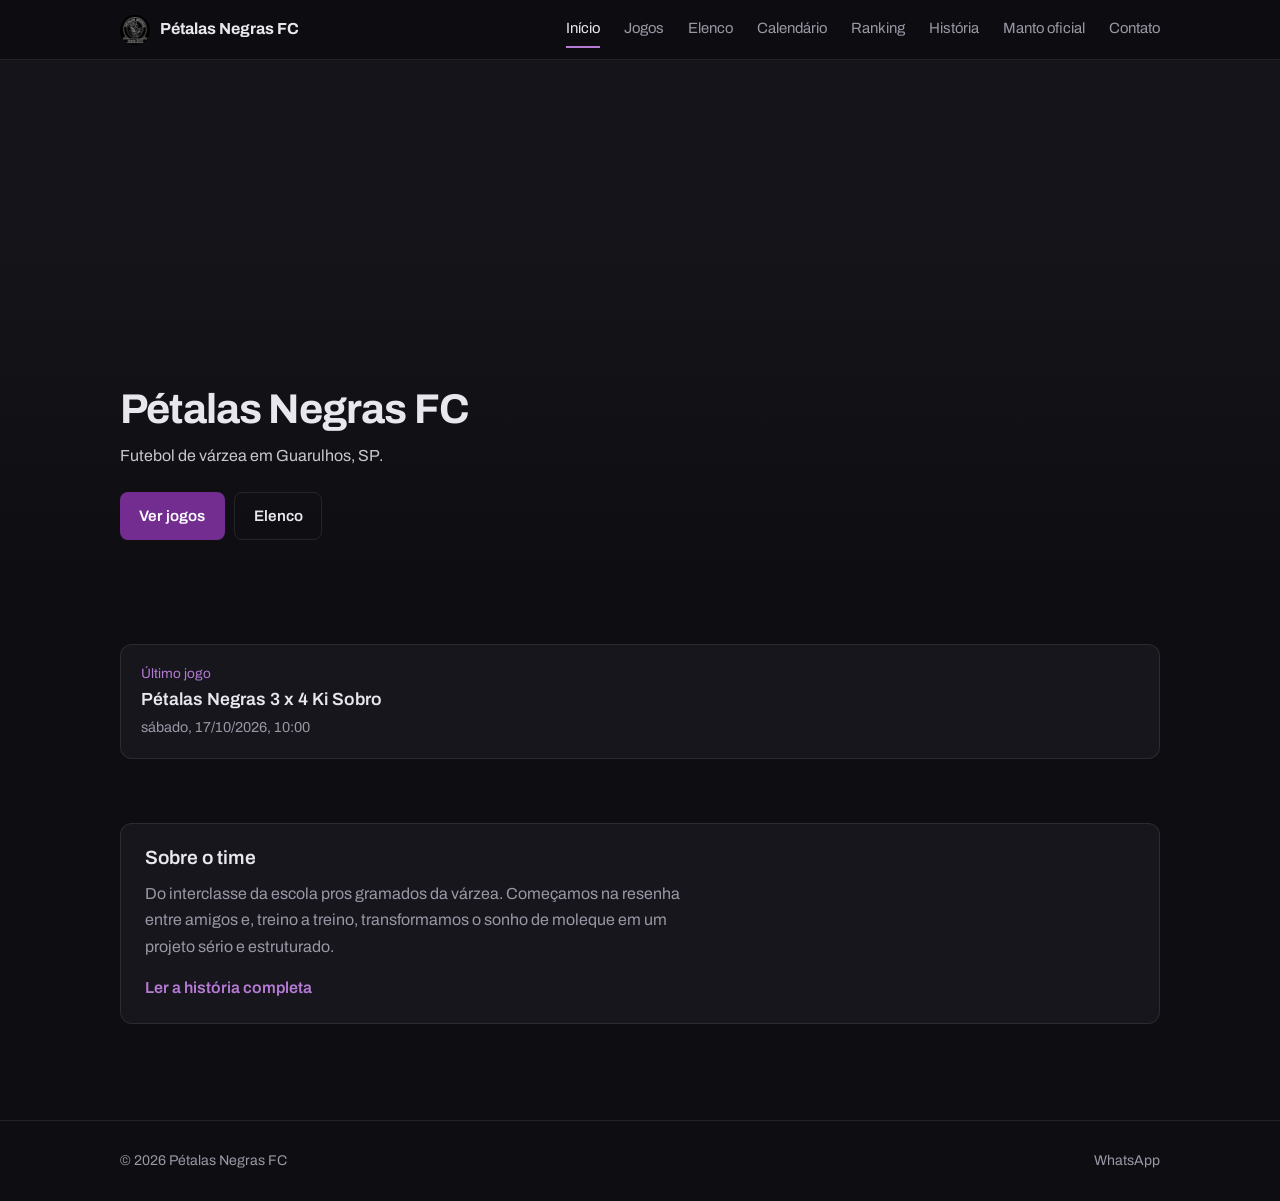
<file: index.html>
<!DOCTYPE html>
<html lang="pt-BR">
<head>
  <meta charset="UTF-8">
  <meta name="viewport" content="width=device-width, initial-scale=1.0">
  <title>Pétalas Negras FC</title>
  <meta name="description" content="Site do Pétalas Negras FC: jogos, elenco, história e manto oficial.">
  <link rel="icon" type="image/jpeg" href="imagens/logo.jpeg">
  <link rel="preconnect" href="https://fonts.googleapis.com">
  <link rel="preconnect" href="https://fonts.gstatic.com" crossorigin>
  <link href="https://fonts.googleapis.com/css2?family=Archivo:wght@400;600;700&display=swap" rel="stylesheet">
  <link rel="stylesheet" href="css/estilo.css">
</head>
<body>
  <header class="site-header">
    <div class="container">
      <a class="marca" href="index.html">
        <img src="imagens/logo.jpeg" alt="" width="30" height="30" onerror="this.style.display='none'">
        Pétalas Negras FC
      </a>
      <button class="menu-botao" id="menuBotao" type="button" aria-label="Abrir menu" aria-expanded="false" aria-controls="menu">
        <svg viewBox="0 0 24 24" aria-hidden="true"><path d="M4 7h16M4 12h16M4 17h16"/></svg>
      </button>
      <nav class="menu" id="menu" aria-label="Principal">
        <ul>
          <li><a href="index.html" aria-current="page">Início</a></li>
          <li><a href="jogos.html">Jogos</a></li>
          <li><a href="elenco.html">Elenco</a></li>
          <li><a href="calendario.html">Calendário</a></li>
          <li><a href="ranking.html">Ranking</a></li>
          <li><a href="historia.html">História</a></li>
          <li><a href="loja.html">Manto oficial</a></li>
          <li><a href="contato.html">Contato</a></li>
        </ul>
      </nav>
    </div>
  </header>

  <main>
    <section class="hero">
      <div class="hero-fotos" aria-hidden="true">
        <img src="imagens/carrossel/time.jpeg" alt="" onerror="this.style.display='none'">
        <img src="imagens/carrossel/aquecimento.jpeg" alt="" onerror="this.style.display='none'">
        <img src="imagens/carrossel/entrada.jpeg" alt="" onerror="this.style.display='none'">
      </div>
      <div class="container">
        <h1>Pétalas Negras FC</h1>
        <p>Futebol de várzea em Guarulhos, SP.</p>
        <div class="hero-acoes">
          <a class="btn btn-roxo" href="jogos.html">Ver jogos</a>
          <a class="btn btn-contorno" href="elenco.html">Elenco</a>
        </div>
      </div>
    </section>

    <section class="secao" style="padding-bottom:0">
      <div class="container">
        <!-- PROXIMO:INICIO -->
        <a class="destaque-jogo" href="jogo.html?id=2026-10-17-ki-sobro">
          <span class="rotulo">Último jogo</span>
          <strong>Pétalas Negras 3 x 4 Ki Sobro</strong>
          <span class="detalhe">sábado, 17/10/2026, 10:00</span>
        </a>
        <!-- PROXIMO:FIM -->
      </div>
    </section>

    <section class="secao sobre">
      <div class="container">
        <div class="caixa">
          <h2>Sobre o time</h2>
          <p>Do interclasse da escola pros gramados da várzea. Começamos na resenha entre amigos e, treino a treino, transformamos o sonho de moleque em um projeto sério e estruturado.</p>
          <a href="historia.html">Ler a história completa</a>
        </div>
      </div>
    </section>
  </main>

  <footer class="site-footer">
    <div class="container">
      <span>&copy; 2026 Pétalas Negras FC</span>
      <a href="https://wa.me/5511977890581" target="_blank" rel="noopener">WhatsApp</a>
    </div>
  </footer>

  <script src="js/menu.js"></script>
</body>
</html>
</file>
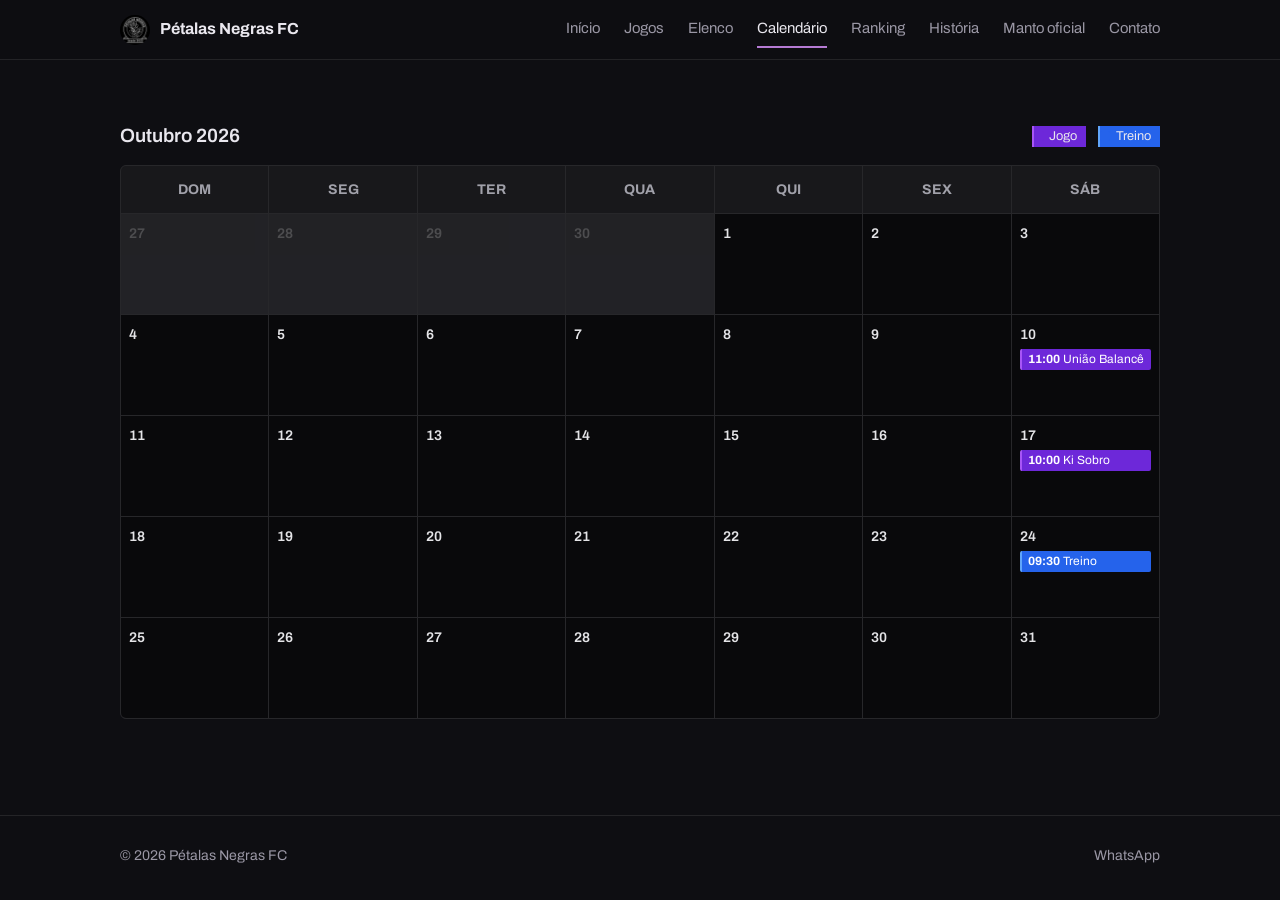
<file: calendario.html>
<!DOCTYPE html>
<html lang="pt-BR">
<head>
  <meta charset="UTF-8">
  <meta name="viewport" content="width=device-width, initial-scale=1.0">
  <title>Calendário - Pétalas Negras FC</title>
  <meta name="description" content="Calendário mensal de jogos e treinos do Pétalas Negras FC.">
  <link rel="icon" type="image/jpeg" href="imagens/logo.jpeg">
  <link rel="preconnect" href="https://fonts.googleapis.com">
  <link rel="preconnect" href="https://fonts.gstatic.com" crossorigin>
  <link href="https://fonts.googleapis.com/css2?family=Archivo:wght@400;600;700&display=swap" rel="stylesheet">
  <link rel="stylesheet" href="css/estilo.css">
</head>
<body>
  <header class="site-header">
    <div class="container">
      <a class="marca" href="index.html">
        <img src="imagens/logo.jpeg" alt="" width="30" height="30" onerror="this.style.display='none'">
        Pétalas Negras FC
      </a>
      <button class="menu-botao" id="menuBotao" type="button" aria-label="Abrir menu" aria-expanded="false" aria-controls="menu">
        <svg viewBox="0 0 24 24" aria-hidden="true"><path d="M4 7h16M4 12h16M4 17h16"/></svg>
      </button>
      <nav class="menu" id="menu" aria-label="Principal">
        <ul>
          <li><a href="index.html">Início</a></li>
          <li><a href="jogos.html">Jogos</a></li>
          <li><a href="elenco.html">Elenco</a></li>
          <li><a href="calendario.html" aria-current="page">Calendário</a></li>
          <li><a href="ranking.html">Ranking</a></li>
          <li><a href="historia.html">História</a></li>
          <li><a href="loja.html">Manto oficial</a></li>
          <li><a href="contato.html">Contato</a></li>
        </ul>
      </nav>
    </div>
  </header>

  <main>
    <section class="secao">
      <div class="container">
        
        <div class="calendario-legenda">
          <!-- TITULO_MES:INICIO -->
          <h2>Outubro 2026</h2>
          <!-- TITULO_MES:FIM -->
          <div class="legenda-itens">
            <span class="item-legenda evento-jogo">Jogo&nbsp;&nbsp;&nbsp;</span>
            <span class="item-legenda evento-treino">Treino&nbsp;&nbsp;&nbsp;</span>
          </div>
        </div>

        <div class="grade-calendario">
          <div class="dia-semana">Dom</div>
          <div class="dia-semana">Seg</div>
          <div class="dia-semana">Ter</div>
          <div class="dia-semana">Qua</div>
          <div class="dia-semana">Qui</div>
          <div class="dia-semana">Sex</div>
          <div class="dia-semana">Sáb</div>

          <!-- CALENDARIO_INICIO -->
          <div class="dia-celula outro-mes"><span class="num-dia">27</span></div>
          <div class="dia-celula outro-mes"><span class="num-dia">28</span></div>
          <div class="dia-celula outro-mes"><span class="num-dia">29</span></div>
          <div class="dia-celula outro-mes"><span class="num-dia">30</span></div>
          <div class="dia-celula">
            <span class="num-dia">1</span>
          </div>
          <div class="dia-celula">
            <span class="num-dia">2</span>
          </div>
          <div class="dia-celula">
            <span class="num-dia">3</span>
          </div>
          <div class="dia-celula">
            <span class="num-dia">4</span>
          </div>
          <div class="dia-celula">
            <span class="num-dia">5</span>
          </div>
          <div class="dia-celula">
            <span class="num-dia">6</span>
          </div>
          <div class="dia-celula">
            <span class="num-dia">7</span>
          </div>
          <div class="dia-celula">
            <span class="num-dia">8</span>
          </div>
          <div class="dia-celula">
            <span class="num-dia">9</span>
          </div>
          <div class="dia-celula">
            <span class="num-dia">10</span>
            <div class="evento evento-jogo">
              <strong>11:00</strong> União Balancê
            </div>
          </div>
          <div class="dia-celula">
            <span class="num-dia">11</span>
          </div>
          <div class="dia-celula">
            <span class="num-dia">12</span>
          </div>
          <div class="dia-celula">
            <span class="num-dia">13</span>
          </div>
          <div class="dia-celula">
            <span class="num-dia">14</span>
          </div>
          <div class="dia-celula">
            <span class="num-dia">15</span>
          </div>
          <div class="dia-celula">
            <span class="num-dia">16</span>
          </div>
          <div class="dia-celula">
            <span class="num-dia">17</span>
            <div class="evento evento-jogo">
              <strong>10:00</strong> Ki Sobro
            </div>
          </div>
          <div class="dia-celula">
            <span class="num-dia">18</span>
          </div>
          <div class="dia-celula">
            <span class="num-dia">19</span>
          </div>
          <div class="dia-celula">
            <span class="num-dia">20</span>
          </div>
          <div class="dia-celula">
            <span class="num-dia">21</span>
          </div>
          <div class="dia-celula">
            <span class="num-dia">22</span>
          </div>
          <div class="dia-celula">
            <span class="num-dia">23</span>
          </div>
          <div class="dia-celula">
            <span class="num-dia">24</span>
            <div class="evento evento-treino">
              <strong>09:30</strong> Treino
            </div>
          </div>
          <div class="dia-celula">
            <span class="num-dia">25</span>
          </div>
          <div class="dia-celula">
            <span class="num-dia">26</span>
          </div>
          <div class="dia-celula">
            <span class="num-dia">27</span>
          </div>
          <div class="dia-celula">
            <span class="num-dia">28</span>
          </div>
          <div class="dia-celula">
            <span class="num-dia">29</span>
          </div>
          <div class="dia-celula">
            <span class="num-dia">30</span>
          </div>
          <div class="dia-celula">
            <span class="num-dia">31</span>
          </div>
          <!-- CALENDARIO_FIM -->
        </div>

      </div>
    </section>
  </main>

  <footer class="site-footer">
    <div class="container">
      <span>&copy; 2026 Pétalas Negras FC</span>
      <a href="https://wa.me/5511977890581" target="_blank" rel="noopener">WhatsApp</a>
    </div>
  </footer>

  <script src="js/menu.js"></script>
</body>
</html>
</file>
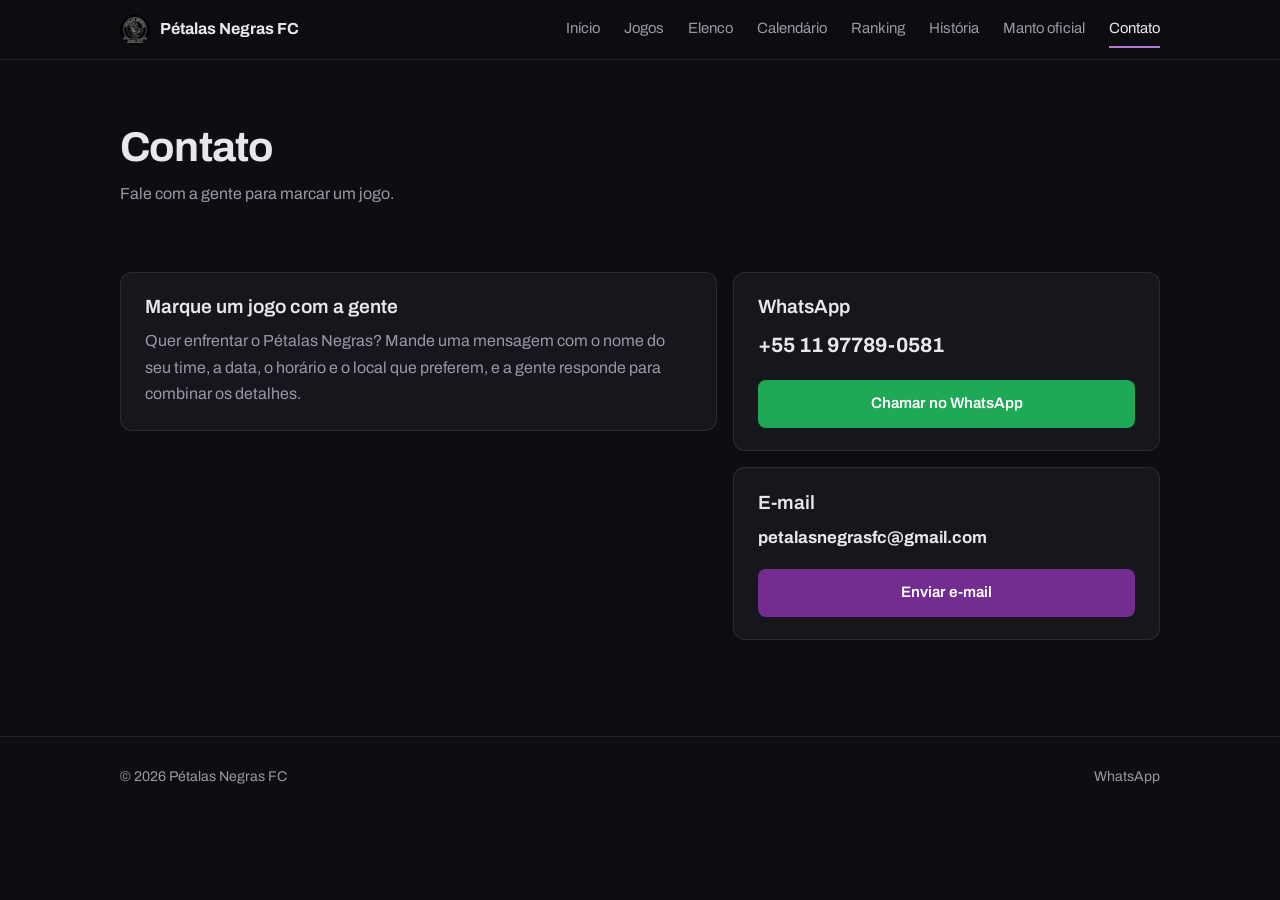
<file: contato.html>
<!DOCTYPE html>
<html lang="pt-BR">
<head>
  <meta charset="UTF-8">
  <meta name="viewport" content="width=device-width, initial-scale=1.0">
  <title>Contato | Pétalas Negras FC</title>
  <meta name="description" content="Fale com o Pétalas Negras FC para marcar jogos.">
  <link rel="icon" type="image/jpeg" href="imagens/logo.jpeg">
  <link rel="preconnect" href="https://fonts.googleapis.com">
  <link rel="preconnect" href="https://fonts.gstatic.com" crossorigin>
  <link href="https://fonts.googleapis.com/css2?family=Archivo:wght@400;600;700&display=swap" rel="stylesheet">
  <link rel="stylesheet" href="css/estilo.css">
</head>
<body>
  <header class="site-header">
    <div class="container">
      <a class="marca" href="index.html">
        <img src="imagens/logo.jpeg" alt="" width="30" height="30" onerror="this.style.display='none'">
        Pétalas Negras FC
      </a>
      <button class="menu-botao" id="menuBotao" type="button" aria-label="Abrir menu" aria-expanded="false" aria-controls="menu">
        <svg viewBox="0 0 24 24" aria-hidden="true"><path d="M4 7h16M4 12h16M4 17h16"/></svg>
      </button>
      <nav class="menu" id="menu" aria-label="Principal">
        <ul>
          <li><a href="index.html">Início</a></li>
          <li><a href="jogos.html">Jogos</a></li>
          <li><a href="elenco.html">Elenco</a></li>
          <li><a href="calendario.html">Calendário</a></li>
          <li><a href="ranking.html">Ranking</a></li>
          <li><a href="historia.html">História</a></li>
          <li><a href="loja.html">Manto oficial</a></li>
          <li><a href="contato.html" aria-current="page">Contato</a></li>
        </ul>
      </nav>
    </div>
  </header>

  <main>
    <div class="topo-pagina">
      <div class="container">
        <h1>Contato</h1>
        <p>Fale com a gente para marcar um jogo.</p>
      </div>
    </div>

    <section class="secao">
      <div class="container contato-grade">
        <div class="caixa">
          <h2>Marque um jogo com a gente</h2>
          <p>Quer enfrentar o Pétalas Negras? Mande uma mensagem com o nome do seu time, a data, o horário e o local que preferem, e a gente responde para combinar os detalhes.</p>
        </div>
        <div class="contato-lado">
          <div class="caixa">
            <h2>WhatsApp</h2>
            <a class="telefone" href="tel:+5511977890581">+55 11 97789-0581</a>
            <a class="btn btn-wsp" href="https://wa.me/5511977890581?text=Ol%C3%A1%2C%20quero%20marcar%20um%20jogo%20com%20o%20P%C3%A9talas%20Negras!" target="_blank" rel="noopener">Chamar no WhatsApp</a>
          </div>
          <div class="caixa">
            <h2>E-mail</h2>
            <a class="email" href="mailto:petalasnegrasfc@gmail.com">petalasnegrasfc@gmail.com</a>
            <a class="btn btn-roxo btn-bloco" href="mailto:petalasnegrasfc@gmail.com?subject=Quero%20marcar%20um%20jogo%20com%20o%20P%C3%A9talas%20Negras">Enviar e-mail</a>
          </div>
        </div>
      </div>
    </section>
  </main>

  <footer class="site-footer">
    <div class="container">
      <span>&copy; 2026 Pétalas Negras FC</span>
      <a href="https://wa.me/5511977890581" target="_blank" rel="noopener">WhatsApp</a>
    </div>
  </footer>

  <script src="js/menu.js"></script>
</body>
</html>
</file>
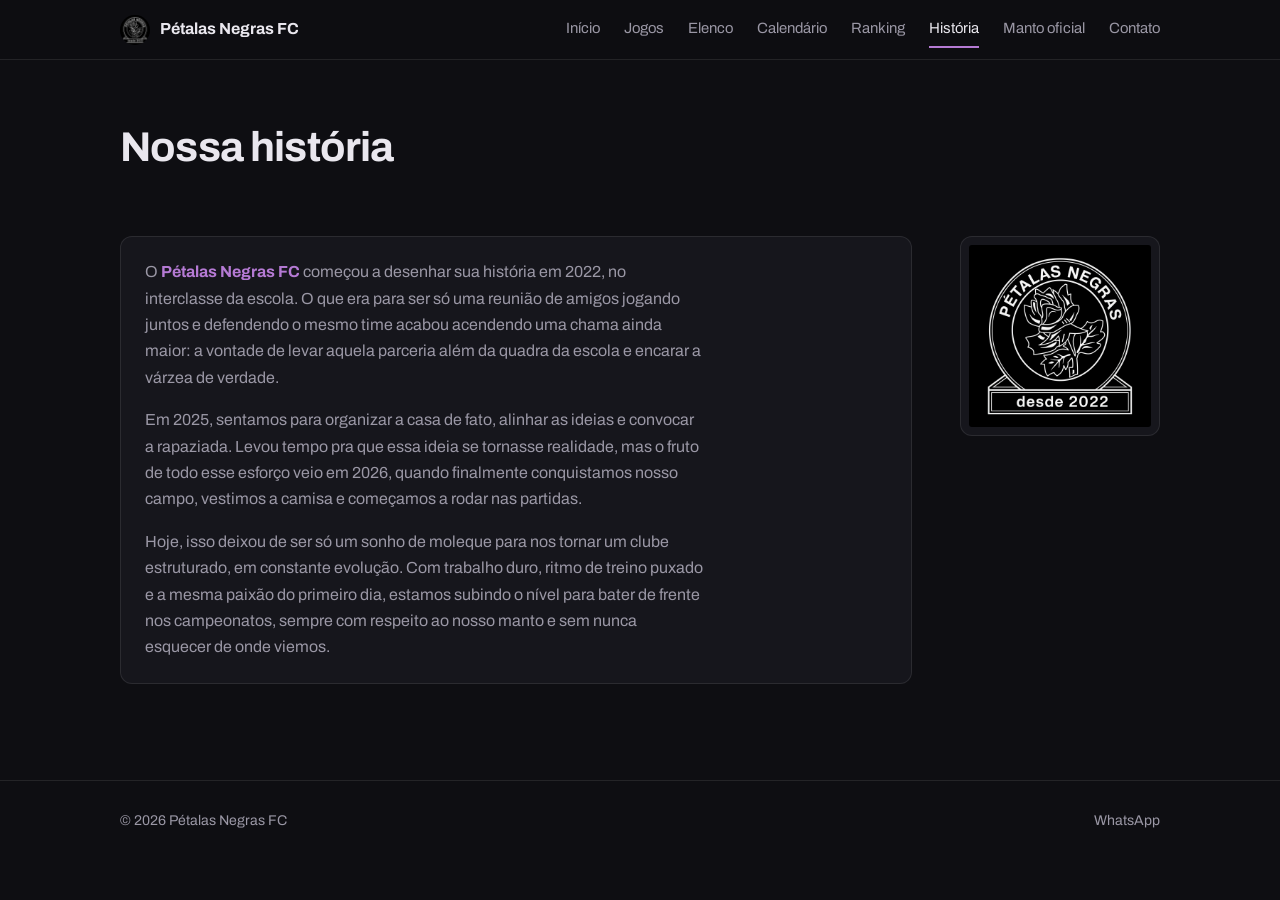
<file: historia.html>
<!DOCTYPE html>
<html lang="pt-BR">
<head>
  <meta charset="UTF-8">
  <meta name="viewport" content="width=device-width, initial-scale=1.0">
  <title>História | Pétalas Negras FC</title>
  <meta name="description" content="Como o Pétalas Negras FC nasceu e chegou até aqui.">
  <link rel="icon" type="image/jpeg" href="imagens/logo.jpeg">
  <link rel="preconnect" href="https://fonts.googleapis.com">
  <link rel="preconnect" href="https://fonts.gstatic.com" crossorigin>
  <link href="https://fonts.googleapis.com/css2?family=Archivo:wght@400;600;700&display=swap" rel="stylesheet">
  <link rel="stylesheet" href="css/estilo.css">
</head>
<body>
  <header class="site-header">
    <div class="container">
      <a class="marca" href="index.html">
        <img src="imagens/logo.jpeg" alt="" width="30" height="30" onerror="this.style.display='none'">
        Pétalas Negras FC
      </a>
      <button class="menu-botao" id="menuBotao" type="button" aria-label="Abrir menu" aria-expanded="false" aria-controls="menu">
        <svg viewBox="0 0 24 24" aria-hidden="true"><path d="M4 7h16M4 12h16M4 17h16"/></svg>
      </button>
      <nav class="menu" id="menu" aria-label="Principal">
        <ul>
          <li><a href="index.html">Início</a></li>
          <li><a href="jogos.html">Jogos</a></li>
          <li><a href="elenco.html">Elenco</a></li>
          <li><a href="calendario.html">Calendário</a></li>
          <li><a href="ranking.html">Ranking</a></li>
          <li><a href="historia.html" aria-current="page">História</a></li>
          <li><a href="loja.html">Manto oficial</a></li>
          <li><a href="contato.html">Contato</a></li>
        </ul>
      </nav>
    </div>
  </header>

  <main>
    <div class="topo-pagina">
      <div class="container">
        <h1>Nossa história</h1>
      </div>
    </div>

    <section class="secao">
      <div class="container historia">
        <div class="historia-texto caixa">
          <p>O <strong class="bold">Pétalas Negras FC</strong> começou a desenhar sua história em 2022, no interclasse da escola. O que era para ser só uma reunião de amigos jogando juntos e defendendo o mesmo time acabou acendendo uma chama ainda maior: a vontade de levar aquela parceria além da quadra da escola e encarar a várzea de verdade.</p>
          <p>Em 2025, sentamos para organizar a casa de fato, alinhar as ideias e convocar a rapaziada. Levou tempo pra que essa ideia se tornasse realidade, mas o fruto de todo esse esforço veio em 2026, quando finalmente conquistamos nosso campo, vestimos a camisa e começamos a rodar nas partidas.</p>
          <p>Hoje, isso deixou de ser só um sonho de moleque para nos tornar um clube estruturado, em constante evolução. Com trabalho duro, ritmo de treino puxado e a mesma paixão do primeiro dia, estamos subindo o nível para bater de frente nos campeonatos, sempre com respeito ao nosso manto e sem nunca esquecer de onde viemos.</p>
        </div>
        <img src="imagens/logo.jpeg" alt="Escudo do Pétalas Negras FC" onerror="this.style.display='none'">
      </div>
    </section>
  </main>

  <footer class="site-footer">
    <div class="container">
      <span>&copy; 2026 Pétalas Negras FC</span>
      <a href="https://wa.me/5511977890581" target="_blank" rel="noopener">WhatsApp</a>
    </div>
  </footer>

  <script src="js/menu.js"></script>
</body>
</html>
</file>
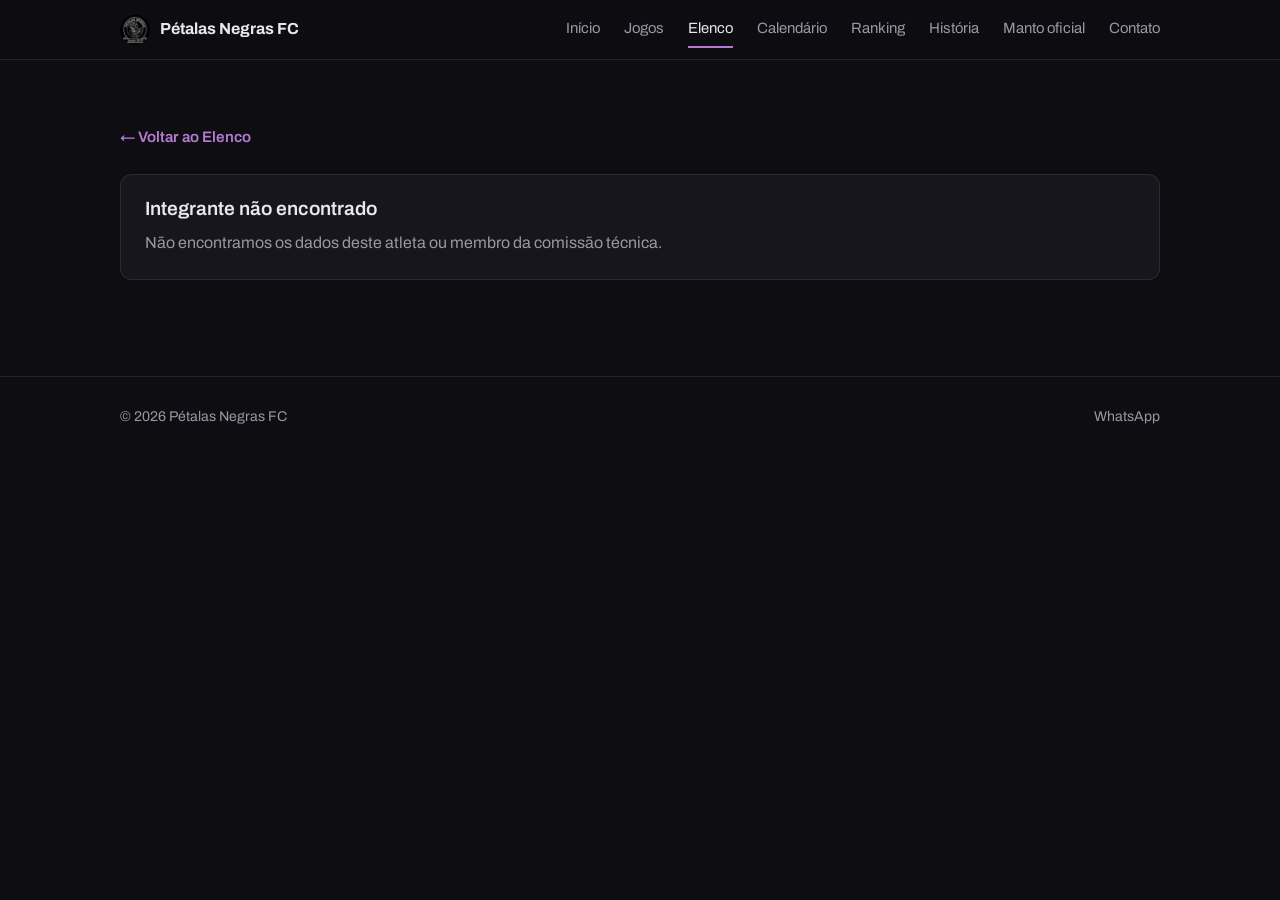
<file: jogador.html>
<!DOCTYPE html>
<html lang="pt-BR">
<head>
  <meta charset="UTF-8">
  <meta name="viewport" content="width=device-width, initial-scale=1.0">
  <title>Perfil | Pétalas Negras FC</title>
  <meta name="description" content="Perfil e estatísticas do integrante do Pétalas Negras FC.">
  <link rel="icon" type="image/jpeg" href="imagens/logo.jpeg">
  <link rel="preconnect" href="https://fonts.googleapis.com">
  <link rel="preconnect" href="https://fonts.gstatic.com" crossorigin>
  <link href="https://fonts.googleapis.com/css2?family=Archivo:wght@400;600;700&display=swap" rel="stylesheet">
  <link rel="stylesheet" href="css/estilo.css">
  <style>
    /* Estilos refinados para o perfil do jogador */
    .fatos-grid {
      display: grid;
      grid-template-columns: repeat(3, minmax(0, 1fr));
      gap: 0.75rem;
      margin: 1rem 0;
      padding: 0.85rem;
      background: var(--superficie-2);
      border: 1px solid var(--borda);
      border-radius: 12px;
    }
    .fato-item {
      display: flex;
      flex-direction: column;
      align-items: center;
      text-align: center;
      min-width: 0;
      padding: 0.2rem;
    }
    .fato-item + .fato-item {
      border-left: 1px solid var(--borda);
    }
    .fato-rotulo {
      font-size: 0.7rem;
      text-transform: uppercase;
      letter-spacing: 0.05em;
      color: var(--suave);
      margin-bottom: 0.15rem;
      white-space: nowrap;
    }
    .fato-valor {
      font-size: 0.95rem;
      font-weight: 700;
      color: var(--texto);
    }
    .bloco-titulos {
      margin-top: 1rem;
      padding: 0.9rem 1rem;
      background: rgba(255, 215, 0, 0.05);
      border: 1px solid rgba(255, 215, 0, 0.2);
      border-left: 3px solid #ffd700;
      border-radius: 10px;
    }
    .bloco-titulos h3 {
      font-size: 0.8rem;
      text-transform: uppercase;
      letter-spacing: 0.05em;
      margin: 0 0 0.4rem 0;
      color: #ffd700;
    }
    .bloco-titulos p {
      margin: 0;
      font-size: 0.9rem;
      line-height: 1.45;
      color: var(--texto);
    }

    /* Colunas do perfil: minmax(0, 1fr) impede que uma foto grande alargue a página no celular */
    .perfil-card { grid-template-columns: minmax(200px, 280px) minmax(0, 1fr); }
    .perfil-card > * { min-width: 0; }
    @media (max-width: 680px) {
      .perfil-card { grid-template-columns: minmax(0, 1fr); }
    }

    /* Carrossel de fotos em jogo */
    .secao-carrossel {
      min-width: 0;
      margin-top: 2rem;
      padding-top: 1.5rem;
      border-top: 1px solid var(--borda);
    }
    .secao-carrossel h2 {
      font-size: 1.1rem;
      margin-bottom: 1rem;
      color: var(--texto);
    }
    .carrossel-wrapper {
      position: relative;
      width: 100%;
      max-width: 100%;
      min-width: 0;
      background: var(--fundo);
      border-radius: 14px;
      border: 1px solid var(--borda);
      overflow: hidden;
    }
    .carrossel-slides {
      display: flex;
      width: 100%;
      min-width: 0;
      overflow-x: auto;
      scroll-snap-type: x mandatory;
      scroll-behavior: smooth;
      -webkit-overflow-scrolling: touch;
      scrollbar-width: none;
    }
    .carrossel-slides::-webkit-scrollbar {
      display: none;
    }
    .carrossel-slide {
      position: relative;
      /* largura fixa em 100% do carrossel: uma foto grande nunca alarga o slide */
      flex: 0 0 100%;
      width: 100%;
      min-width: 0;
      max-width: 100%;
      height: clamp(280px, 70vh, 520px);
      display: flex;
      align-items: center;
      justify-content: center;
      scroll-snap-align: center;
      scroll-snap-stop: always;
      overflow: hidden;
      /* Fundo no tom do site com um brilho suave e discreto em roxo claro no centro */
      background: radial-gradient(circle, rgba(181, 122, 212, 0.12) 0%, rgba(14, 14, 18, 0.98) 75%);
    }

    /* Foto desfocada bem sutil e suave no fundo */
    .carrossel-slide::before {
      content: '';
      position: absolute;
      inset: -15px;
      background-image: var(--bg-foto);
      background-size: cover;
      background-position: center;
      filter: blur(28px) brightness(0.25) opacity(0.5);
      transform: scale(1.15);
      z-index: 1;
    }

    /* Foto principal no centro: sempre inteira dentro da caixa, em qualquer tamanho */
    .carrossel-slide img {
      position: relative;
      z-index: 2;
      display: block;
      max-width: 100%;
      max-height: 100%;
      min-width: 0;
      width: auto;
      height: auto;
      object-fit: contain;
      border-radius: 8px;
      box-shadow: 0 10px 28px rgba(0, 0, 0, 0.6);
    }

    /* Botões Laterais (< >) */
    .carrossel-btn {
      position: absolute;
      top: 50%;
      transform: translateY(-50%);
      background: rgba(22, 22, 28, 0.85);
      border: 1px solid var(--borda);
      color: var(--texto);
      width: 40px;
      height: 40px;
      border-radius: 50%;
      cursor: pointer;
      display: grid;
      place-items: center;
      z-index: 3;
      transition: background 0.2s ease, transform 0.2s ease, border-color 0.2s ease;
    }
    .carrossel-btn:hover {
      background: var(--roxo);
      border-color: var(--roxo-claro);
      transform: translateY(-50%) scale(1.1);
    }
    .carrossel-btn.prev { left: 10px; }
    .carrossel-btn.next { right: 10px; }

    .carrossel-indicadores {
      position: absolute;
      bottom: 0.75rem;
      left: 50%;
      transform: translateX(-50%);
      display: flex;
      gap: 0.4rem;
      z-index: 3;
    }
    .indicador {
      width: 8px;
      height: 8px;
      padding: 0;
      border: 0;
      border-radius: 50%;
      background: rgba(255, 255, 255, 0.3);
      transition: background-color 0.3s ease, transform 0.3s ease;
      cursor: pointer;
    }
    .indicador.ativo {
      background: var(--roxo-claro);
      transform: scale(1.3);
      box-shadow: 0 0 8px var(--roxo-claro);
    }

    @media (max-width: 480px) {
      .fatos-grid { gap: 0.5rem; padding: 0.6rem; }
      .fato-valor { font-size: 0.85rem; }
      .carrossel-slide { height: clamp(260px, 62vh, 420px); }
      .carrossel-btn { width: 32px; height: 32px; }
    }
  </style>
</head>
<body>
  <header class="site-header">
    <div class="container">
      <a class="marca" href="index.html">
        <img src="imagens/logo.jpeg" alt="" width="30" height="30" onerror="this.style.display='none'">
        Pétalas Negras FC
      </a>
      <button class="menu-botao" id="menuBotao" type="button" aria-label="Abrir menu" aria-expanded="false" aria-controls="menu">
        <svg viewBox="0 0 24 24" aria-hidden="true"><path d="M4 7h16M4 12h16M4 17h16"/></svg>
      </button>
      <nav class="menu" id="menu" aria-label="Principal">
        <ul>
          <li><a href="index.html">Início</a></li>
          <li><a href="jogos.html">Jogos</a></li>
          <li><a href="elenco.html" aria-current="page">Elenco</a></li>
          <li><a href="calendario.html">Calendário</a></li>
          <li><a href="ranking.html">Ranking</a></li>
          <li><a href="historia.html">História</a></li>
          <li><a href="loja.html">Manto oficial</a></li>
          <li><a href="contato.html">Contato</a></li>
        </ul>
      </nav>
    </div>
  </header>

  <main>
    <section class="secao">
      <div class="container">
        <a class="perfil-voltar" href="elenco.html">&larr; Voltar ao Elenco</a>

        <div id="perfil-carregando" class="caixa">
          <p>Carregando perfil...</p>
        </div>

        <div id="perfil-nao-encontrado" class="caixa" style="display: none;">
          <h2>Integrante não encontrado</h2>
          <p>Não encontramos os dados deste atleta ou membro da comissão técnica.</p>
        </div>

        <div id="perfil-conteudo" class="perfil-card caixa" style="display: none;">
          <div class="perfil-foto-wrapper">
            <img id="perfil-foto" class="perfil-foto" src="" alt="" onerror="this.onerror=null;this.src='imagens/placeholder.svg'">
            <span id="perfil-numero" class="perfil-numero-destaque" style="display: none;"></span>
          </div>

          <div class="perfil-info">
            <div class="perfil-cabecalho">
              <h1 id="perfil-nome"></h1>
              <p id="perfil-posicao" class="perfil-posicao"></p>
              <p id="perfil-formacao" class="perfil-formacao" style="display: none;"></p>
            </div>

            <!-- Fatos/Perfil físico e técnico do atleta -->
            <div id="bloco-fatos" class="fatos-grid" style="display: none;">
              <div id="fato-item-idade" class="fato-item" style="display: none;">
                <span class="fato-rotulo">Idade</span>
                <span id="fato-idade" class="fato-valor"></span>
              </div>
              <div id="fato-item-pe" class="fato-item" style="display: none;">
                <span class="fato-rotulo">Pé Dom.</span>
                <span id="fato-pe" class="fato-valor"></span>
              </div>
              <div id="fato-item-altura" class="fato-item" style="display: none;">
                <span class="fato-rotulo">Altura</span>
                <span id="fato-altura" class="fato-valor"></span>
              </div>
            </div>

            <!-- Bloco de Títulos -->
            <div id="bloco-titulos" class="bloco-titulos" style="display: none;">
              <h3>🏆 Títulos & Conquistas</h3>
              <p id="perfil-titulos" style="white-space: pre-line;"></p>
              <br>
            </div>

            <!-- Estatísticas de jogo -->
            <div id="bloco-estatisticas" style="display: none;">
              <h2>Estatísticas na temporada</h2>
              <div class="perfil-stats-grid" style="margin-top: 0.5rem;">
                <div id="stat-item-jogos" class="perfil-stat-item">
                  <strong id="stat-jogos">0</strong>
                  <span>Jogos</span>
                </div>
                <div id="stat-item-gols" class="perfil-stat-item">
                  <strong id="stat-gols">0</strong>
                  <span>Gols</span>
                </div>
                <div id="stat-item-assistencias" class="perfil-stat-item">
                  <strong id="stat-assistencias">0</strong>
                  <span>Assistências</span>
                </div>
              </div>
            </div>

          </div>

          <!-- Carrossel de fotos em jogo -->
          <div id="secao-carrossel" class="secao-carrossel" style="display: none; grid-column: 1 / -1;">
            <h2>Em Ação 📸</h2>
            <div class="carrossel-wrapper">
              <button id="carrossel-prev" class="carrossel-btn prev" type="button" aria-label="Foto anterior">&lt;</button>
              <div id="carrossel-slides" class="carrossel-slides"></div>
              <button id="carrossel-next" class="carrossel-btn next" type="button" aria-label="Próxima foto">&gt;</button>
              <div id="carrossel-indicadores" class="carrossel-indicadores"></div>
            </div>
          </div>

        </div>

      </div>
    </section>
  </main>

  <footer class="site-footer">
    <div class="container">
      <span>&copy; 2026 Pétalas Negras FC</span>
      <a href="https://wa.me/5511977890581" target="_blank" rel="noopener">WhatsApp</a>
    </div>
  </footer>

  <script src="js/menu.js"></script>
  <script>
    (function () {
      const elCarregando = document.getElementById('perfil-carregando');
      const elNaoEncontrado = document.getElementById('perfil-nao-encontrado');
      const elConteudo = document.getElementById('perfil-conteudo');

      const urlParams = new URLSearchParams(window.location.search);
      const id = urlParams.get('id');

      if (!id) {
        elCarregando.style.display = 'none';
        elNaoEncontrado.style.display = 'block';
        return;
      }

      fetch('dados/jogadores.json')
        .then(response => {
          if (!response.ok) throw new Error('Falha ao ler o arquivo jogadores.json');
          return response.json();
        })
        .then(jogadores => {
          const pessoa = jogadores[id];
          elCarregando.style.display = 'none';

          if (!pessoa) {
            elNaoEncontrado.style.display = 'block';
            return;
          }

          // Preenche dados básicos
          const tituloNav = pessoa.numero ? `${pessoa.nome} #${pessoa.numero}` : pessoa.nome;
          document.title = `${tituloNav} | Pétalas Negras FC`;

          document.getElementById('perfil-nome').textContent = pessoa.nome;
          document.getElementById('perfil-posicao').textContent = pessoa.posicao;
          document.getElementById('perfil-foto').src = `imagens/jogadores/${pessoa.foto}`;
          document.getElementById('perfil-foto').alt = `Foto de ${pessoa.nome}`;

          if (pessoa.numero) {
            const elNumero = document.getElementById('perfil-numero');
            elNumero.textContent = `#${pessoa.numero}`;
            elNumero.style.display = 'inline-block';
          }

          // Verifica se é Comissão Técnica / Staff
          const ehStaff = pessoa.grupo === 'tecnico';

          if (ehStaff) {
            if (pessoa.formacao) {
              const elFormacao = document.getElementById('perfil-formacao');
              elFormacao.textContent = pessoa.formacao;
              elFormacao.style.display = 'block';
            }
          } else {
            // Preenche Perfil Físico / Técnico (Idade, Pé, Altura)
            let temFatos = false;

            if (pessoa.idade) {
              document.getElementById('fato-idade').textContent = `${pessoa.idade} anos`;
              document.getElementById('fato-item-idade').style.display = 'flex';
              temFatos = true;
            }

            if (pessoa.pe) {
              document.getElementById('fato-pe').textContent = pessoa.pe;
              document.getElementById('fato-item-pe').style.display = 'flex';
              temFatos = true;
            }

            if (pessoa.altura) {
              const altFormatada = pessoa.altura.toLowerCase().includes('m') ? pessoa.altura : `${pessoa.altura} m`;
              document.getElementById('fato-altura').textContent = altFormatada;
              document.getElementById('fato-item-altura').style.display = 'flex';
              temFatos = true;
            }

            if (temFatos) {
              document.getElementById('bloco-fatos').style.display = 'grid';
            }

            // Preenche Títulos
            if (pessoa.titulos) {
              const titulosFormatados = pessoa.titulos.split(/\s*\|\s*|\s*,\s*/).join('\n• ');
              document.getElementById('perfil-titulos').textContent = `• ${titulosFormatados}`;
              document.getElementById('bloco-titulos').style.display = 'block';
            }

            // Exibe estatísticas para atletas
            const elBlocoStats = document.getElementById('bloco-estatisticas');
            elBlocoStats.style.display = 'block';

            const jogos = pessoa.jogos || 0;
            const gols = pessoa.gols || 0;
            const assist = pessoa.assistencias || 0;

            document.getElementById('stat-jogos').textContent = jogos;
            document.getElementById('stat-gols').textContent = gols;
            document.getElementById('stat-assistencias').textContent = assist;

            if (jogos === 0) document.getElementById('stat-item-jogos').classList.add('zero');
            if (gols === 0) document.getElementById('stat-item-gols').classList.add('zero');
            if (assist === 0) document.getElementById('stat-item-assistencias').classList.add('zero');
          }

          elConteudo.style.display = 'grid';

          // Carrossel: só entram as fotos que realmente existem
          carregarFotos(id, pessoa.fotos_jogo).then(function (fotos) {
            inicializarCarrossel(pessoa.nome, fotos);
          });
        })
        .catch(err => {
          console.error('Erro:', err);
          elCarregando.style.display = 'none';
          elNaoEncontrado.style.display = 'block';
        });

      function carregarFotos(slugId, listaFotos) {
        const urls = (listaFotos || []).map(foto =>
          `imagens/perfil/${encodeURIComponent(slugId)}/${encodeURIComponent(foto)}`);
        return Promise.all(urls.map(url => new Promise(resolve => {
          const img = new Image();
          img.onload = () => resolve(url);
          img.onerror = () => resolve(null);
          img.src = url;
        }))).then(lista => lista.filter(Boolean));
      }

      function inicializarCarrossel(nome, fotos) {
        if (fotos.length === 0) return;

        const containerCarrossel = document.getElementById('secao-carrossel');
        const slidesEl = document.getElementById('carrossel-slides');
        const indicadoresEl = document.getElementById('carrossel-indicadores');
        const btnPrev = document.getElementById('carrossel-prev');
        const btnNext = document.getElementById('carrossel-next');
        let slideAtual = 0;

        fotos.forEach((urlFoto, idx) => {
          const slide = document.createElement('div');
          slide.className = 'carrossel-slide';
          slide.style.setProperty('--bg-foto', `url("${urlFoto}")`);

          const img = document.createElement('img');
          img.src = urlFoto;
          img.alt = `Foto ${idx + 1} em jogo de ${nome}`;
          img.loading = 'lazy';
          slide.appendChild(img);
          slidesEl.appendChild(slide);

          const ind = document.createElement('button');
          ind.type = 'button';
          ind.className = `indicador ${idx === 0 ? 'ativo' : ''}`;
          ind.setAttribute('aria-label', `Ir para a foto ${idx + 1}`);
          ind.addEventListener('click', () => irParaSlide(idx));
          indicadoresEl.appendChild(ind);
        });

        containerCarrossel.style.display = 'block';

        function atualizarIndicadores() {
          const todosIndicadores = indicadoresEl.querySelectorAll('.indicador');
          todosIndicadores.forEach((dot, i) => {
            dot.classList.toggle('ativo', i === slideAtual);
          });
        }

        function irParaSlide(indice) {
          slideAtual = (indice + fotos.length) % fotos.length;
          slidesEl.scrollTo({
            left: slideAtual * slidesEl.clientWidth,
            behavior: 'smooth'
          });
          atualizarIndicadores();
        }

        btnPrev.addEventListener('click', () => irParaSlide(slideAtual - 1));
        btnNext.addEventListener('click', () => irParaSlide(slideAtual + 1));

        // Sincroniza o arrastar manual (swipe) com as bolinhas
        slidesEl.addEventListener('scroll', () => {
          const novoIndice = Math.round(slidesEl.scrollLeft / slidesEl.clientWidth);
          if (novoIndice !== slideAtual) {
            slideAtual = novoIndice;
            atualizarIndicadores();
          }
        });

        if (fotos.length === 1) {
          btnPrev.hidden = true;
          btnNext.hidden = true;
          indicadoresEl.hidden = true;
        }
        // Sem autoplay: as fotos só passam quando a pessoa clica nas setas, nas bolinhas ou arrasta.
      }
    })();
  </script>
</body>
</html>
</file>
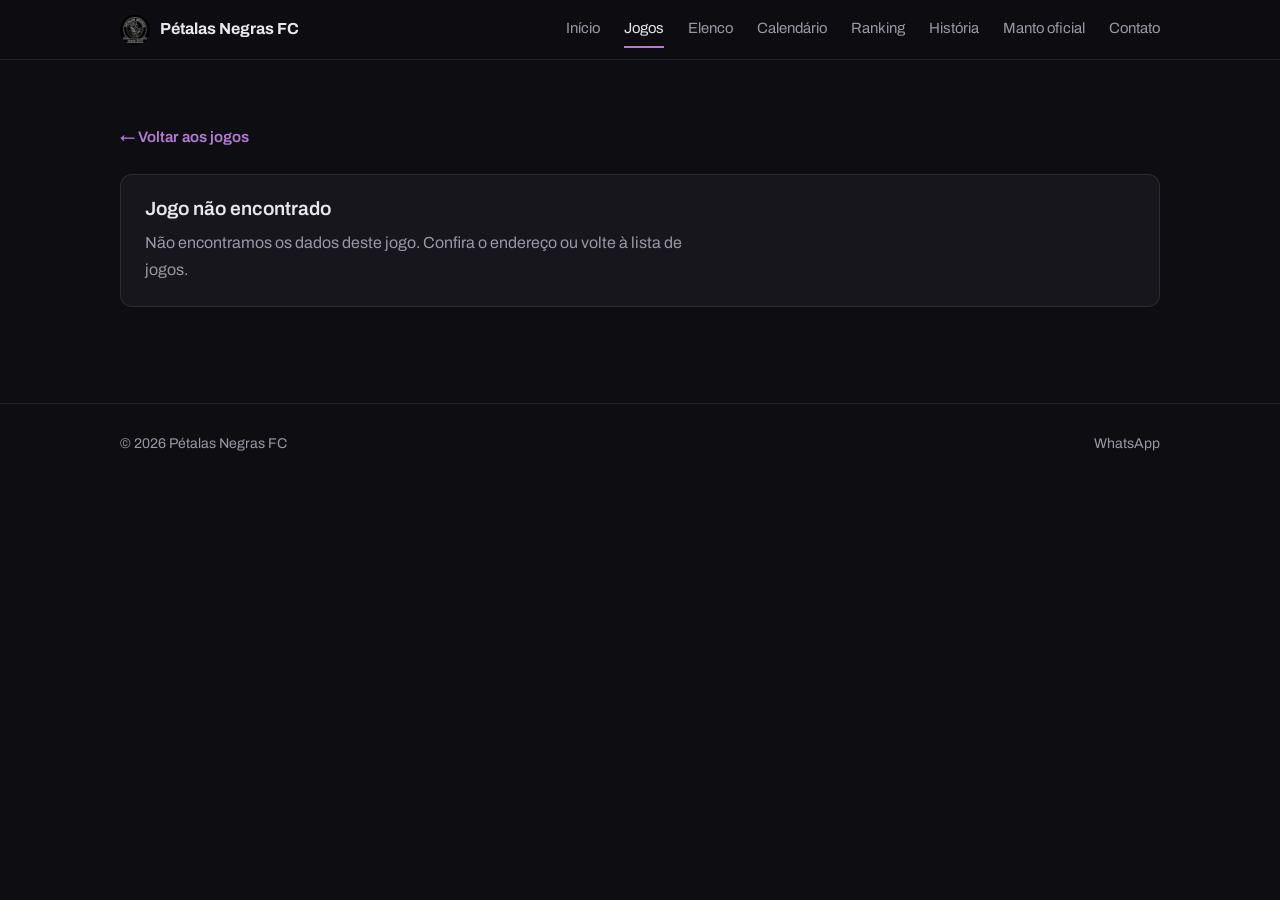
<file: jogo.html>
<!DOCTYPE html>
<html lang="pt-BR">
<head>
  <meta charset="UTF-8">
  <meta name="viewport" content="width=device-width, initial-scale=1.0">
  <title>Jogo | Pétalas Negras FC</title>
  <meta name="description" content="Detalhes, escalação e fotos de um jogo do Pétalas Negras FC.">
  <link rel="icon" type="image/jpeg" href="imagens/logo.jpeg">
  <link rel="preconnect" href="https://fonts.googleapis.com">
  <link rel="preconnect" href="https://fonts.gstatic.com" crossorigin>
  <link href="https://fonts.googleapis.com/css2?family=Archivo:wght@400;600;700&display=swap" rel="stylesheet">
  <link rel="stylesheet" href="css/estilo.css">
  <style>
    [hidden] { display: none !important; }

    /* Placar e informações do jogo */
    .jg-topo {
      display: flex;
      flex-wrap: wrap;
      align-items: center;
      gap: 0.5rem;
    }
    .jg-resultado {
      font-size: 0.8rem;
      font-weight: 600;
      padding: 0.15rem 0.6rem;
      border-radius: 999px;
      border: 1px solid var(--borda);
      color: var(--suave);
      white-space: nowrap;
    }
    .jg-resultado.vitoria { color: #5fd38d; border-color: rgba(95, 211, 141, 0.5); }
    .jg-resultado.derrota { color: #ee7d7d; border-color: rgba(238, 125, 125, 0.5); }

    .jg-placar {
      display: grid;
      grid-template-columns: 1fr auto 1fr;
      align-items: center;
      gap: 1rem;
      margin: 1.25rem 0;
      text-align: center;
    }
    .jg-time {
      font-size: clamp(1.1rem, 3.2vw, 1.5rem);
      font-weight: 700;
      line-height: 1.2;
      overflow-wrap: anywhere;
    }
    .jg-valor {
      padding: 0.3rem 1.1rem;
      background: var(--superficie-2);
      border: 1px solid var(--borda);
      border-radius: 12px;
      font-size: clamp(1.8rem, 6vw, 2.8rem);
      font-weight: 700;
      letter-spacing: 0.06em;
      font-variant-numeric: tabular-nums;
      color: var(--roxo-claro);
      white-space: nowrap;
    }

    .jg-infos {
      display: grid;
      grid-template-columns: repeat(2, minmax(0, 1fr));
      gap: 0.75rem;
      padding: 0.85rem;
      background: var(--superficie-2);
      border: 1px solid var(--borda);
      border-radius: 12px;
    }
    .jg-info { min-width: 0; }
    .jg-info.largo { grid-column: 1 / -1; }
    .jg-rotulo {
      display: block;
      margin-bottom: 0.15rem;
      font-size: 0.7rem;
      text-transform: uppercase;
      letter-spacing: 0.05em;
      color: var(--suave);
    }
    .jg-valor-info { font-size: 0.95rem; font-weight: 600; overflow-wrap: anywhere; }
    .jg-mapa {
      display: inline-block;
      margin-top: 0.25rem;
      font-size: 0.85rem;
      font-weight: 600;
      color: var(--roxo-claro);
      text-decoration: none;
    }
    .jg-mapa:hover { text-decoration: underline; }

    .jg-bloco { margin-top: 2.5rem; }
    .jg-bloco > h2 { margin-bottom: 1rem; font-size: 1.1rem; }
    .jg-bloco .grupo-elenco + .grupo-elenco { margin-top: 1.75rem; }

    /* Escalação recolhível (abre e fecha sem sair da página) */
    .jg-detalhes {
      background: var(--superficie);
      border: 1px solid var(--borda);
      border-radius: 12px;
      transition: border-color 0.15s ease;
    }
    .jg-detalhes:hover,
    .jg-detalhes[open] { border-color: rgba(181, 122, 212, 0.45); }
    .jg-detalhes summary {
      display: flex;
      align-items: center;
      gap: 0.75rem;
      padding: 1rem 1.25rem;
      list-style: none;
      cursor: pointer;
      border-radius: 12px;
    }
    .jg-detalhes summary::-webkit-details-marker { display: none; }
    .jg-detalhes summary h2 { margin: 0; font-size: 1.1rem; }
    .jg-resumo { flex: 1; font-size: 0.88rem; color: var(--suave); }
    .jg-detalhes summary::after {
      content: '';
      flex-shrink: 0;
      width: 0.55rem;
      height: 0.55rem;
      border-right: 2px solid var(--roxo-claro);
      border-bottom: 2px solid var(--roxo-claro);
      transform: rotate(45deg);
      transition: transform 0.2s ease;
    }
    .jg-detalhes[open] summary::after { transform: rotate(-135deg); }
    .jg-nota { margin: -0.4rem 0 1rem; font-size: 0.85rem; color: var(--suave); }
    .jg-detalhes #escalacao-conteudo,
    .jg-detalhes #gols-conteudo { padding: 0.25rem 1.25rem 1.5rem; }

    /* Etiquetas nos cartões (suporte, entrou, saiu) */
    .jg-tag {
      display: inline-block;
      margin-top: 0.35rem;
      padding: 0.1rem 0.55rem;
      font-size: 0.7rem;
      font-weight: 600;
      line-height: 1.4;
      border-radius: 999px;
      border: 1px solid var(--borda);
      color: var(--suave);
    }
    .jg-tag.entrou { color: #5fd38d; border-color: rgba(95, 211, 141, 0.5); }
    .jg-tag.saiu { color: #ee7d7d; border-color: rgba(238, 125, 125, 0.5); }
    .jg-tag.suporte { color: var(--roxo-claro); border-color: rgba(181, 122, 212, 0.5); }

    /* Lista de substituições */
    .jg-subs { list-style: none; margin: 0; padding: 0; display: grid; gap: 0.5rem; }
    .jg-subs li {
      display: flex;
      flex-wrap: wrap;
      align-items: center;
      gap: 0.4rem 0.75rem;
      padding: 0.6rem 0.85rem;
      background: var(--superficie-2);
      border: 1px solid var(--borda);
      border-radius: 10px;
      font-size: 0.92rem;
    }
    .jg-subs .num { color: var(--suave); font-size: 0.8rem; font-variant-numeric: tabular-nums; }
    .jg-subs .minuto {
      min-width: 2.6rem;
      padding: 0.1rem 0.5rem;
      text-align: center;
      font-size: 0.8rem;
      font-weight: 700;
      font-variant-numeric: tabular-nums;
      color: var(--roxo-claro);
      border: 1px solid rgba(181, 122, 212, 0.5);
      border-radius: 999px;
    }
    .jg-subs .entrou { color: #5fd38d; font-weight: 600; }
    .jg-subs .saiu { color: #ee7d7d; font-weight: 600; }

    /* Gols do jogo */
    .jg-gols { list-style: none; margin: 0; padding: 0; display: grid; gap: 0.6rem; }
    .jg-gol {
      display: grid;
      grid-template-columns: auto auto minmax(0, 1fr) auto;
      align-items: center;
      gap: 0.75rem;
      padding: 0.7rem 0.9rem;
      background: var(--superficie);
      border: 1px solid var(--borda);
      border-left: 3px solid var(--roxo-claro);
      border-radius: 12px;
    }
    .jg-gol.contra { border-left-color: #ee7d7d; }
    .jg-gol-minuto {
      min-width: 3rem;
      padding: 0.15rem 0.5rem;
      text-align: center;
      font-size: 0.85rem;
      font-weight: 700;
      font-variant-numeric: tabular-nums;
      color: var(--roxo-claro);
      border: 1px solid rgba(181, 122, 212, 0.5);
      border-radius: 999px;
    }
    .jg-gol.contra .jg-gol-minuto { color: #ee7d7d; border-color: rgba(238, 125, 125, 0.5); }
    .jg-gol-foto {
      width: 40px;
      height: 40px;
      border-radius: 50%;
      object-fit: cover;
      background: var(--superficie-2);
      border: 1px solid var(--borda);
      display: grid;
      place-items: center;
      font-size: 1.1rem;
    }
    .jg-gol-corpo { min-width: 0; }
    .jg-gol-autor { display: block; font-weight: 700; overflow-wrap: anywhere; }
    .jg-gol-autor a { color: inherit; text-decoration: none; }
    .jg-gol-autor a:hover { text-decoration: underline; }
    .jg-gol-assist { display: block; margin-top: 0.1rem; font-size: 0.85rem; color: var(--suave); overflow-wrap: anywhere; }
    .jg-gol-assist a { color: var(--roxo-claro); text-decoration: none; font-weight: 600; }
    .jg-gol-assist a:hover { text-decoration: underline; }
    .jg-gol-parcial {
      font-size: 0.85rem;
      font-weight: 700;
      font-variant-numeric: tabular-nums;
      color: var(--suave);
      white-space: nowrap;
    }
    @media (max-width: 480px) {
      .jg-gol { grid-template-columns: auto minmax(0, 1fr) auto; }
      .jg-gol-foto { display: none; }
    }

    @media (max-width: 560px) {
      .jg-placar { grid-template-columns: 1fr; gap: 0.5rem; }
    }

    /* Carrossel de fotos do jogo */
    .carrossel-wrapper {
      position: relative;
      width: 100%;
      max-width: 100%;
      min-width: 0;
      background: var(--fundo);
      border-radius: 14px;
      border: 1px solid var(--borda);
      overflow: hidden;
    }
    .carrossel-slides {
      display: flex;
      width: 100%;
      min-width: 0;
      overflow-x: auto;
      scroll-snap-type: x mandatory;
      scroll-behavior: smooth;
      -webkit-overflow-scrolling: touch;
      scrollbar-width: none;
    }
    .carrossel-slides::-webkit-scrollbar { display: none; }
    .carrossel-slide {
      position: relative;
      /* largura fixa em 100% do carrossel: uma foto grande nunca alarga o slide */
      flex: 0 0 100%;
      width: 100%;
      min-width: 0;
      max-width: 100%;
      height: clamp(280px, 70vh, 520px);
      display: flex;
      align-items: center;
      justify-content: center;
      scroll-snap-align: center;
      scroll-snap-stop: always;
      overflow: hidden;
      background: radial-gradient(circle, rgba(181, 122, 212, 0.12) 0%, rgba(14, 14, 18, 0.98) 75%);
    }
    .carrossel-slide::before {
      content: '';
      position: absolute;
      inset: -15px;
      background-image: var(--bg-foto);
      background-size: cover;
      background-position: center;
      filter: blur(28px) brightness(0.25) opacity(0.5);
      transform: scale(1.15);
      z-index: 1;
    }
    .carrossel-slide img {
      position: relative;
      z-index: 2;
      display: block;
      max-width: 100%;
      max-height: 100%;
      min-width: 0;
      width: auto;
      height: auto;
      object-fit: contain;
      border-radius: 8px;
      box-shadow: 0 10px 28px rgba(0, 0, 0, 0.6);
    }
    .carrossel-btn {
      position: absolute;
      top: 50%;
      transform: translateY(-50%);
      width: 40px;
      height: 40px;
      display: grid;
      place-items: center;
      background: rgba(22, 22, 28, 0.85);
      border: 1px solid var(--borda);
      border-radius: 50%;
      color: var(--texto);
      cursor: pointer;
      z-index: 3;
      transition: background 0.2s ease, transform 0.2s ease, border-color 0.2s ease;
    }
    .carrossel-btn:hover {
      background: var(--roxo);
      border-color: var(--roxo-claro);
      transform: translateY(-50%) scale(1.1);
    }
    .carrossel-btn.prev { left: 10px; }
    .carrossel-btn.next { right: 10px; }
    .carrossel-indicadores {
      position: absolute;
      bottom: 0.75rem;
      left: 50%;
      transform: translateX(-50%);
      display: flex;
      gap: 0.4rem;
      z-index: 3;
    }
    .indicador {
      width: 8px;
      height: 8px;
      padding: 0;
      border: 0;
      border-radius: 50%;
      background: rgba(255, 255, 255, 0.3);
      cursor: pointer;
      transition: background-color 0.3s ease, transform 0.3s ease;
    }
    .indicador.ativo {
      background: var(--roxo-claro);
      transform: scale(1.3);
      box-shadow: 0 0 8px var(--roxo-claro);
    }

    @media (max-width: 480px) {
      .carrossel-slide { height: clamp(260px, 62vh, 420px); }
      .carrossel-btn { width: 32px; height: 32px; }
    }
  </style>
</head>
<body>
  <header class="site-header">
    <div class="container">
      <a class="marca" href="index.html">
        <img src="imagens/logo.jpeg" alt="" width="30" height="30" onerror="this.style.display='none'">
        Pétalas Negras FC
      </a>
      <button class="menu-botao" id="menuBotao" type="button" aria-label="Abrir menu" aria-expanded="false" aria-controls="menu">
        <svg viewBox="0 0 24 24" aria-hidden="true"><path d="M4 7h16M4 12h16M4 17h16"/></svg>
      </button>
      <nav class="menu" id="menu" aria-label="Principal">
        <ul>
          <li><a href="index.html">Início</a></li>
          <li><a href="jogos.html" aria-current="page">Jogos</a></li>
          <li><a href="elenco.html">Elenco</a></li>
          <li><a href="calendario.html">Calendário</a></li>
          <li><a href="ranking.html">Ranking</a></li>
          <li><a href="historia.html">História</a></li>
          <li><a href="loja.html">Manto oficial</a></li>
          <li><a href="contato.html">Contato</a></li>
        </ul>
      </nav>
    </div>
  </header>

  <main>
    <section class="secao">
      <div class="container">
        <a class="perfil-voltar" href="jogos.html">&larr; Voltar aos jogos</a>

        <div id="jogo-carregando" class="caixa">
          <p>Carregando jogo...</p>
        </div>

        <div id="jogo-nao-encontrado" class="caixa" hidden>
          <h2>Jogo não encontrado</h2>
          <p>Não encontramos os dados deste jogo. Confira o endereço ou volte à lista de jogos.</p>
        </div>

        <div id="jogo-conteudo" hidden>
          <!-- Informações do jogo -->
          <div class="caixa">
            <div class="jg-topo">
              <span id="jogo-selo" class="selo"></span>
              <span id="jogo-resultado" class="jg-resultado" hidden></span>
            </div>

            <h1 class="jg-placar" aria-live="polite">
              <span class="jg-time">Pétalas Negras</span>
              <span id="jogo-placar" class="jg-valor">x</span>
              <span id="jogo-adversario" class="jg-time"></span>
            </h1>

            <div class="jg-infos">
              <div class="jg-info">
                <span class="jg-rotulo">Data</span>
                <span id="jogo-data" class="jg-valor-info"></span>
              </div>
              <div id="jogo-item-hora" class="jg-info" hidden>
                <span class="jg-rotulo">Horário</span>
                <span id="jogo-hora" class="jg-valor-info"></span>
              </div>
              <div id="jogo-item-local" class="jg-info largo" hidden>
                <span class="jg-rotulo">Local</span>
                <span id="jogo-local" class="jg-valor-info"></span><br>
                <a id="jogo-mapa" class="jg-mapa" href="#" target="_blank" rel="noopener">Ver no mapa &rarr;</a>
              </div>
            </div>
          </div>

          <!-- Gols -->
          <section id="secao-gols" class="jg-bloco" hidden>
            <details class="jg-detalhes">
              <summary>
                <h2>Gols ⚽</h2>
                <span id="gols-resumo" class="jg-resumo"></span>
              </summary>
              <div id="gols-conteudo">
                <ul id="gols-lista" class="jg-gols"></ul>
              </div>
            </details>
          </section>

          <!-- Escalação -->
          <section id="secao-escalacao" class="jg-bloco" hidden>
            <details class="jg-detalhes">
              <summary>
                <h2>Escalação</h2>
                <span id="escalacao-resumo" class="jg-resumo"></span>
              </summary>
              <div id="escalacao-conteudo"></div>
            </details>
          </section>

          <!-- Fotos do jogo -->
          <section id="secao-carrossel" class="jg-bloco" hidden>
            <h2>Fotos do jogo 📸</h2>
            <div class="carrossel-wrapper">
              <button id="carrossel-prev" class="carrossel-btn prev" type="button" aria-label="Foto anterior">&lt;</button>
              <div id="carrossel-slides" class="carrossel-slides"></div>
              <button id="carrossel-next" class="carrossel-btn next" type="button" aria-label="Próxima foto">&gt;</button>
              <div id="carrossel-indicadores" class="carrossel-indicadores"></div>
            </div>
          </section>
        </div>
      </div>
    </section>
  </main>

  <footer class="site-footer">
    <div class="container">
      <span>&copy; 2026 Pétalas Negras FC</span>
      <a href="https://wa.me/5511977890581" target="_blank" rel="noopener">WhatsApp</a>
    </div>
  </footer>

  <script src="js/menu.js"></script>
  <script>
    (function () {
      var NOSSO_TIME = 'Pétalas Negras';
      var $ = function (id) { return document.getElementById(id); };

      var id = new URLSearchParams(window.location.search).get('id');

      function naoEncontrado() {
        $('jogo-carregando').hidden = true;
        $('jogo-nao-encontrado').hidden = false;
      }

      if (!id) { naoEncontrado(); return; }

      function hojeISO() {
        var d = new Date();
        var p = function (n) { return String(n).padStart(2, '0'); };
        return d.getFullYear() + '-' + p(d.getMonth() + 1) + '-' + p(d.getDate());
      }

      Promise.all([
        fetch('dados/jogos.json').then(function (r) {
          if (!r.ok) throw new Error('Falha ao ler jogos.json');
          return r.json();
        }),
        fetch('dados/jogadores.json').then(function (r) { return r.ok ? r.json() : {}; }).catch(function () { return {}; })
      ]).then(function (res) {
        var jogo = res[0][id];
        if (!jogo) { naoEncontrado(); return; }
        mostrarJogo(jogo, res[1]);
      }).catch(function (err) {
        console.error('Erro:', err);
        naoEncontrado();
      });

      function mostrarJogo(jogo, jogadores) {
        document.title = NOSSO_TIME + ' x ' + jogo.adversario + ' | Pétalas Negras FC';

        // Status, placar e resultado
        var proximo = jogo.data >= hojeISO();
        var selo = $('jogo-selo');
        selo.textContent = proximo ? 'Próximo' : 'Realizado';
        if (proximo) selo.classList.add('selo-proximo');

        $('jogo-adversario').textContent = jogo.adversario;
        $('jogo-placar').textContent = jogo.placar ? jogo.placar : 'x';

        var rotulos = { vitoria: 'Vitória', empate: 'Empate', derrota: 'Derrota' };
        if (jogo.resultado && rotulos[jogo.resultado]) {
          var chip = $('jogo-resultado');
          chip.textContent = rotulos[jogo.resultado];
          chip.classList.add(jogo.resultado);
          chip.hidden = false;
        }

        // Informações
        $('jogo-data').textContent = jogo.dia_semana + ', ' + jogo.data_br;
        if (jogo.hora) {
          $('jogo-hora').textContent = jogo.hora;
          $('jogo-item-hora').hidden = false;
        }
        if (jogo.local) {
          $('jogo-local').textContent = jogo.local;
          $('jogo-mapa').href = 'https://www.google.com/maps/search/?api=1&query=' + encodeURIComponent(jogo.local);
          $('jogo-item-local').hidden = false;
        }

        montarGols(jogo, jogadores);
        montarEscalacao(jogo, jogadores);

        $('jogo-carregando').hidden = true;
        $('jogo-conteudo').hidden = false;

        carregarFotos(jogo).then(iniciarCarrossel);
      }

      // ---------- Gols ----------
      // jogos.json: gols = [{ time: 'nosso'|'adversario', minuto, autor, assistencia, parcial }]
      // autor/assistencia: { nome, numero, slug, suporte }. Gol do adversário não tem autor.
      function perfilDe(pessoa, jogadores) {
        return (pessoa && !pessoa.suporte && pessoa.slug && jogadores[pessoa.slug]) ? jogadores[pessoa.slug] : null;
      }

      function nomeComLink(pessoa, jogadores) {
        var perfil = perfilDe(pessoa, jogadores);
        if (!perfil) {
          var span = document.createElement('span');
          span.textContent = pessoa.nome;
          return span;
        }
        var a = document.createElement('a');
        a.href = 'jogador.html?id=' + encodeURIComponent(pessoa.slug);
        a.textContent = pessoa.nome;
        return a;
      }

      function montarGols(jogo, jogadores) {
        var gols = jogo.gols || [];
        if (!gols.length) return;

        var lista = $('gols-lista');
        lista.innerHTML = '';

        gols.forEach(function (g) {
          var contra = g.time === 'adversario';
          var li = document.createElement('li');
          li.className = 'jg-gol' + (contra ? ' contra' : '');

          var minuto = document.createElement('span');
          minuto.className = 'jg-gol-minuto';
          minuto.textContent = g.minuto || '–';
          li.appendChild(minuto);

          var perfil = contra ? null : perfilDe(g.autor, jogadores);
          if (perfil) {
            var foto = document.createElement('img');
            foto.className = 'jg-gol-foto';
            foto.alt = '';
            foto.loading = 'lazy';
            foto.onerror = function () { this.onerror = null; this.src = 'imagens/placeholder.svg'; };
            foto.src = 'imagens/jogadores/' + encodeURIComponent(perfil.foto);
            li.appendChild(foto);
          } else {
            var bola = document.createElement('span');
            bola.className = 'jg-gol-foto';
            bola.setAttribute('aria-hidden', 'true');
            bola.textContent = '⚽';
            li.appendChild(bola);
          }

          var corpo = document.createElement('div');
          corpo.className = 'jg-gol-corpo';

          var autor = document.createElement('span');
          autor.className = 'jg-gol-autor';
          if (contra) {
            autor.textContent = 'Gol do ' + jogo.adversario;
          } else {
            autor.appendChild(nomeComLink(g.autor, jogadores));
            if (g.autor.numero !== null && g.autor.numero !== undefined) {
              autor.appendChild(document.createTextNode(' #' + g.autor.numero));
            }
          }
          corpo.appendChild(autor);

          if (!contra && g.assistencia) {
            var assist = document.createElement('span');
            assist.className = 'jg-gol-assist';
            assist.appendChild(document.createTextNode('Assistência: '));
            assist.appendChild(nomeComLink(g.assistencia, jogadores));
            corpo.appendChild(assist);
          }
          li.appendChild(corpo);

          // placar depois do gol (só quando a lista de gols fecha com o placar final)
          if (jogo.gols_conferem === true && g.parcial) {
            var parcial = document.createElement('span');
            parcial.className = 'jg-gol-parcial';
            parcial.title = 'Placar após o gol';
            parcial.textContent = g.parcial;
            li.appendChild(parcial);
          }

          lista.appendChild(li);
        });

        // resumo ao lado do título (a lista fica recolhida até a pessoa abrir)
        var nossos = gols.filter(function (g) { return g.time !== 'adversario'; });
        var deles = gols.length - nossos.length;
        var assists = nossos.filter(function (g) { return g.assistencia; }).length;
        var partes = [];
        if (nossos.length) partes.push(nossos.length + (nossos.length === 1 ? ' gol' : ' gols') + ' do time');
        if (assists) partes.push(assists + (assists === 1 ? ' assistência' : ' assistências'));
        if (deles) partes.push(deles + (deles === 1 ? ' gol sofrido' : ' gols sofridos'));
        $('gols-resumo').textContent = partes.join(' · ');

        $('secao-gols').hidden = false;
      }

      // ---------- Escalação ----------
      // O jogos.json (gerado por atualizar_jogos.py) traz cada pessoa como objeto:
      // { nome, numero, posicao, grupo, slug, suporte, entrou_por, saiu_para, minuto }
      // Jogador do elenco: slug aponta para o perfil. Suporte: sem perfil, sem camisa (slug nulo).
      function etiqueta(texto, classe) {
        var s = document.createElement('span');
        s.className = 'jg-tag ' + classe;
        s.textContent = texto;
        return s;
      }

      function cartaoPessoa(e, jogadores) {
        var perfil = (!e.suporte && e.slug && jogadores[e.slug]) ? jogadores[e.slug] : null;

        var li = document.createElement('li');
        li.className = 'atleta';

        var card;
        if (perfil) {
          card = document.createElement('a');
          card.className = 'atleta-link';
          card.href = 'jogador.html?id=' + encodeURIComponent(e.slug);
        } else {
          card = document.createElement('div');
          card.className = 'atleta-link';
        }

        var img = document.createElement('img');
        img.alt = perfil ? 'Foto de ' + e.nome : '';
        img.loading = 'lazy';
        img.onerror = function () { this.onerror = null; this.src = 'imagens/placeholder.svg'; };
        img.src = perfil ? 'imagens/jogadores/' + encodeURIComponent(perfil.foto) : 'imagens/placeholder.svg';
        card.appendChild(img);

        if (e.numero !== null && e.numero !== undefined) {
          var num = document.createElement('span');
          num.className = 'atleta-numero';
          num.textContent = e.numero;
          card.appendChild(num);
        }

        var nome = document.createElement('p');
        nome.className = 'atleta-nome';
        nome.textContent = e.nome;
        card.appendChild(nome);

        var pos = document.createElement('p');
        pos.className = 'atleta-posicao';
        pos.textContent = e.posicao || (e.suporte ? 'Suporte' : '');
        card.appendChild(pos);

        if (e.suporte) card.appendChild(etiqueta('Suporte', 'suporte'));
        var quando = e.minuto ? ' aos ' + e.minuto : '';
        if (e.saiu_para) card.appendChild(etiqueta('Saiu para ' + e.saiu_para + quando, 'saiu'));
        if (e.entrou_por) card.appendChild(etiqueta('Entrou por ' + e.entrou_por + quando, 'entrou'));

        li.appendChild(card);
        return li;
      }

      // A ordem (goleiro → defesa → meio → ataque, depois camisa) já vem pronta do script.
      function grupoEscalacao(titulo, lista, jogadores, nota) {
        if (!lista || !lista.length) return null;

        var grupo = document.createElement('div');
        grupo.className = 'grupo-elenco';
        var h = document.createElement('h2');
        h.textContent = titulo + ' (' + lista.length + ')';
        grupo.appendChild(h);

        if (nota) {
          var p = document.createElement('p');
          p.className = 'jg-nota';
          p.textContent = nota;
          grupo.appendChild(p);
        }

        var ul = document.createElement('ul');
        ul.className = 'elenco-grade';
        lista.forEach(function (e) { ul.appendChild(cartaoPessoa(e, jogadores)); });
        grupo.appendChild(ul);
        return grupo;
      }

      function grupoSubstituicoes(lista) {
        if (!lista || !lista.length) return null;

        var grupo = document.createElement('div');
        grupo.className = 'grupo-elenco';
        var h = document.createElement('h2');
        h.textContent = 'Substituições (' + lista.length + ')';
        grupo.appendChild(h);

        var ul = document.createElement('ul');
        ul.className = 'jg-subs';
        lista.forEach(function (s, i) {
          var li = document.createElement('li');

          var n = document.createElement('span');
          n.className = 'num';
          n.textContent = (i + 1) + 'ª';
          li.appendChild(n);

          if (s.minuto) {
            var min = document.createElement('span');
            min.className = 'minuto';
            min.textContent = s.minuto;
            li.appendChild(min);
          }

          var entrou = document.createElement('span');
          entrou.className = 'entrou';
          entrou.textContent = '▲ ' + s.entrou;
          li.appendChild(entrou);

          var saiu = document.createElement('span');
          saiu.className = 'saiu';
          saiu.textContent = '▼ ' + s.saiu;
          li.appendChild(saiu);

          ul.appendChild(li);
        });
        grupo.appendChild(ul);
        return grupo;
      }

      function montarEscalacao(jogo, jogadores) {
        var alvo = $('escalacao-conteudo');
        alvo.innerHTML = '';

        var titulares = jogo.titulares || [];
        var reservas = jogo.reservas || [];
        var subs = jogo.substituicoes || [];

        var gTitulares = grupoEscalacao('Escalação inicial', titulares, jogadores);
        var gSubs = grupoSubstituicoes(subs);
        var gReservas = grupoEscalacao('Reservas', reservas, jogadores);

        if (gTitulares) alvo.appendChild(gTitulares);
        if (gSubs) alvo.appendChild(gSubs);
        if (gReservas) alvo.appendChild(gReservas);

        var nSuporte = titulares.concat(reservas).filter(function (e) { return e.suporte; }).length;
        var partes = [];
        if (titulares.length) partes.push(titulares.length + ' na escalação inicial');
        if (reservas.length) partes.push(reservas.length + ' reservas');
        if (subs.length) partes.push(subs.length + (subs.length === 1 ? ' substituição' : ' substituições'));
        if (nSuporte) partes.push(nSuporte + ' de suporte');
        $('escalacao-resumo').textContent = partes.length ? partes.join(' · ') : 'ainda não divulgada';

        if (!gTitulares && !gReservas) {
          var vazio = document.createElement('p');
          vazio.className = 'vazio';
          vazio.textContent = 'Escalação ainda não divulgada.';
          alvo.appendChild(vazio);
        }
        $('secao-escalacao').hidden = false;
      }

      // ---------- Carrossel de fotos ----------
      function carregarFotos(jogo) {
        var urls = (jogo.fotos || []).map(function (f) {
          return 'imagens/jogos/' + encodeURIComponent(jogo.id) + '/' + encodeURIComponent(f);
        });
        // só entram no carrossel as fotos que realmente existem
        return Promise.all(urls.map(function (url) {
          return new Promise(function (resolve) {
            var img = new Image();
            img.onload = function () { resolve(url); };
            img.onerror = function () { resolve(null); };
            img.src = url;
          });
        })).then(function (lista) {
          return lista.filter(Boolean);
        });
      }

      function iniciarCarrossel(fotos) {
        if (!fotos.length) return;

        var slidesEl = $('carrossel-slides');
        var indicadoresEl = $('carrossel-indicadores');
        var btnPrev = $('carrossel-prev');
        var btnNext = $('carrossel-next');
        var atual = 0;

        fotos.forEach(function (url, i) {
          var slide = document.createElement('div');
          slide.className = 'carrossel-slide';
          slide.style.setProperty('--bg-foto', 'url("' + url + '")');

          var img = document.createElement('img');
          img.src = url;
          img.alt = 'Foto ' + (i + 1) + ' do jogo contra ' + $('jogo-adversario').textContent;
          img.loading = 'lazy';
          slide.appendChild(img);
          slidesEl.appendChild(slide);

          var ponto = document.createElement('button');
          ponto.type = 'button';
          ponto.className = 'indicador' + (i === 0 ? ' ativo' : '');
          ponto.setAttribute('aria-label', 'Ir para a foto ' + (i + 1));
          ponto.addEventListener('click', function () { irPara(i); });
          indicadoresEl.appendChild(ponto);
        });

        function marcarIndicador() {
          var pontos = indicadoresEl.children;
          for (var i = 0; i < pontos.length; i++) {
            pontos[i].classList.toggle('ativo', i === atual);
          }
        }

        function irPara(indice) {
          atual = (indice + fotos.length) % fotos.length;
          slidesEl.scrollTo({ left: atual * slidesEl.clientWidth, behavior: 'smooth' });
          marcarIndicador();
        }

        btnPrev.addEventListener('click', function () { irPara(atual - 1); });
        btnNext.addEventListener('click', function () { irPara(atual + 1); });

        // arrastar com o dedo também atualiza as bolinhas
        slidesEl.addEventListener('scroll', function () {
          var novo = Math.round(slidesEl.scrollLeft / slidesEl.clientWidth);
          if (novo !== atual) { atual = novo; marcarIndicador(); }
        });

        if (fotos.length === 1) {
          btnPrev.hidden = true;
          btnNext.hidden = true;
          indicadoresEl.hidden = true;
        }
        // sem autoplay: as fotos só passam quando a pessoa clica nas setas, nas bolinhas ou arrasta

        $('secao-carrossel').hidden = false;
      }
    })();
  </script>
</body>
</html>
</file>
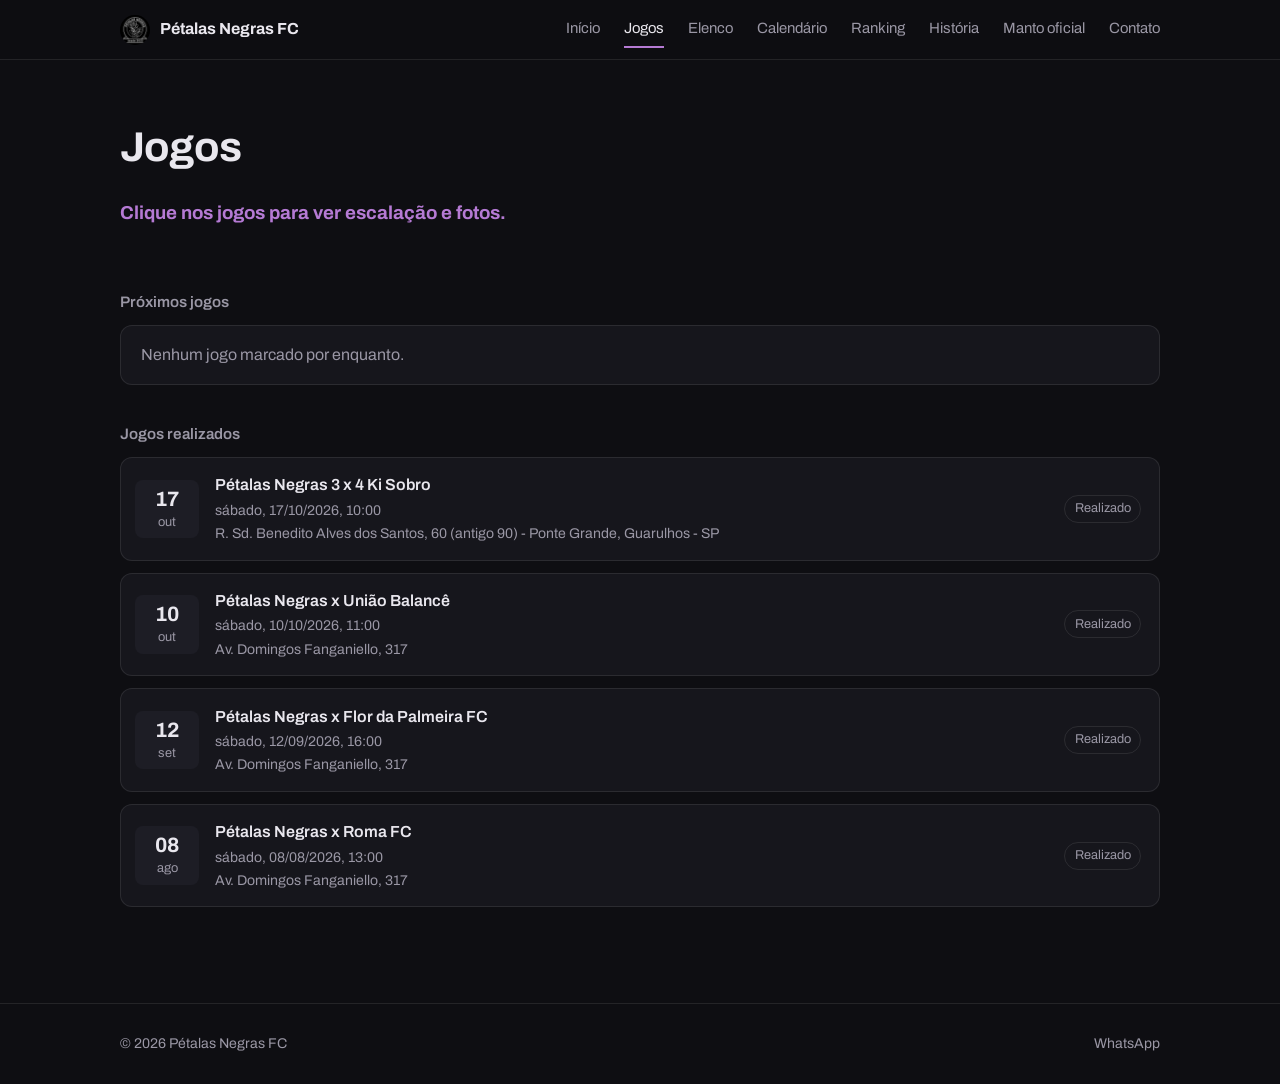
<file: jogos.html>
<!DOCTYPE html>
<html lang="pt-BR">
<head>
  <meta charset="UTF-8">
  <meta name="viewport" content="width=device-width, initial-scale=1.0">
  <title>Jogos | Pétalas Negras FC</title>
  <meta name="description" content="Calendário e resultados do Pétalas Negras FC.">
  <link rel="icon" type="image/jpeg" href="imagens/logo.jpeg">
  <link rel="preconnect" href="https://fonts.googleapis.com">
  <link rel="preconnect" href="https://fonts.gstatic.com" crossorigin>
  <link href="https://fonts.googleapis.com/css2?family=Archivo:wght@400;600;700&display=swap" rel="stylesheet">
  <link rel="stylesheet" href="css/estilo.css">
</head>
<body>
  <header class="site-header">
    <div class="container">
      <a class="marca" href="index.html">
        <img src="imagens/logo.jpeg" alt="" width="30" height="30" onerror="this.style.display='none'">
        Pétalas Negras FC
      </a>
      <button class="menu-botao" id="menuBotao" type="button" aria-label="Abrir menu" aria-expanded="false" aria-controls="menu">
        <svg viewBox="0 0 24 24" aria-hidden="true"><path d="M4 7h16M4 12h16M4 17h16"/></svg>
      </button>
      <nav class="menu" id="menu" aria-label="Principal">
        <ul>
          <li><a href="index.html">Início</a></li>
          <li><a href="jogos.html" aria-current="page">Jogos</a></li>
          <li><a href="elenco.html">Elenco</a></li>
          <li><a href="calendario.html">Calendário</a></li>
          <li><a href="ranking.html">Ranking</a></li>
          <li><a href="historia.html">História</a></li>
          <li><a href="loja.html">Manto oficial</a></li>
          <li><a href="contato.html">Contato</a></li>
        </ul>
      </nav>
    </div>
  </header>

  <main>
    <div class="topo-pagina">
      <div class="container">
        <h1>Jogos</h1>
        <br>
        <h3><strong class="bold">Clique nos jogos para ver escalação e fotos.</strong></h3>
      </div>
    </div>

    <section class="secao">
      <div class="container">
        <!-- JOGOS:INICIO -->
        <div class="grupo-jogos">
          <h2>Próximos jogos</h2>
          <p class="vazio">Nenhum jogo marcado por enquanto.</p>
        </div>
        <div class="grupo-jogos">
          <h2>Jogos realizados</h2>
          <ul class="lista-jogos">
            <li>
              <a class="jogo" href="jogo.html?id=2026-10-17-ki-sobro">
                <div class="jogo-data"><strong>17</strong><span>out</span></div>
                <div>
                  <span class="jogo-confronto">Pétalas Negras 3 x 4 Ki Sobro</span>
                  <span class="jogo-detalhe">sábado, 17/10/2026, 10:00</span>
                  <span class="jogo-detalhe">R. Sd. Benedito Alves dos Santos, 60 (antigo 90) - Ponte Grande, Guarulhos - SP</span>
                </div>
                <span class="selo">Realizado</span>
              </a>
            </li>
            <li>
              <a class="jogo" href="jogo.html?id=2026-10-10-uniao-balance">
                <div class="jogo-data"><strong>10</strong><span>out</span></div>
                <div>
                  <span class="jogo-confronto">Pétalas Negras x União Balancê</span>
                  <span class="jogo-detalhe">sábado, 10/10/2026, 11:00</span>
                  <span class="jogo-detalhe">Av. Domingos Fanganiello, 317</span>
                </div>
                <span class="selo">Realizado</span>
              </a>
            </li>
            <li>
              <a class="jogo" href="jogo.html?id=2026-09-12-flor-da-palmeira-fc">
                <div class="jogo-data"><strong>12</strong><span>set</span></div>
                <div>
                  <span class="jogo-confronto">Pétalas Negras x Flor da Palmeira FC</span>
                  <span class="jogo-detalhe">sábado, 12/09/2026, 16:00</span>
                  <span class="jogo-detalhe">Av. Domingos Fanganiello, 317</span>
                </div>
                <span class="selo">Realizado</span>
              </a>
            </li>
            <li>
              <a class="jogo" href="jogo.html?id=2026-08-08-roma-fc">
                <div class="jogo-data"><strong>08</strong><span>ago</span></div>
                <div>
                  <span class="jogo-confronto">Pétalas Negras x Roma FC</span>
                  <span class="jogo-detalhe">sábado, 08/08/2026, 13:00</span>
                  <span class="jogo-detalhe">Av. Domingos Fanganiello, 317</span>
                </div>
                <span class="selo">Realizado</span>
              </a>
            </li>
          </ul>
        </div>
        <!-- JOGOS:FIM -->
      </div>
    </section>
  </main>

  <footer class="site-footer">
    <div class="container">
      <span>&copy; 2026 Pétalas Negras FC</span>
      <a href="https://wa.me/5511977890581" target="_blank" rel="noopener">WhatsApp</a>
    </div>
  </footer>

  <script src="js/menu.js"></script>
</body>
</html>
</file>
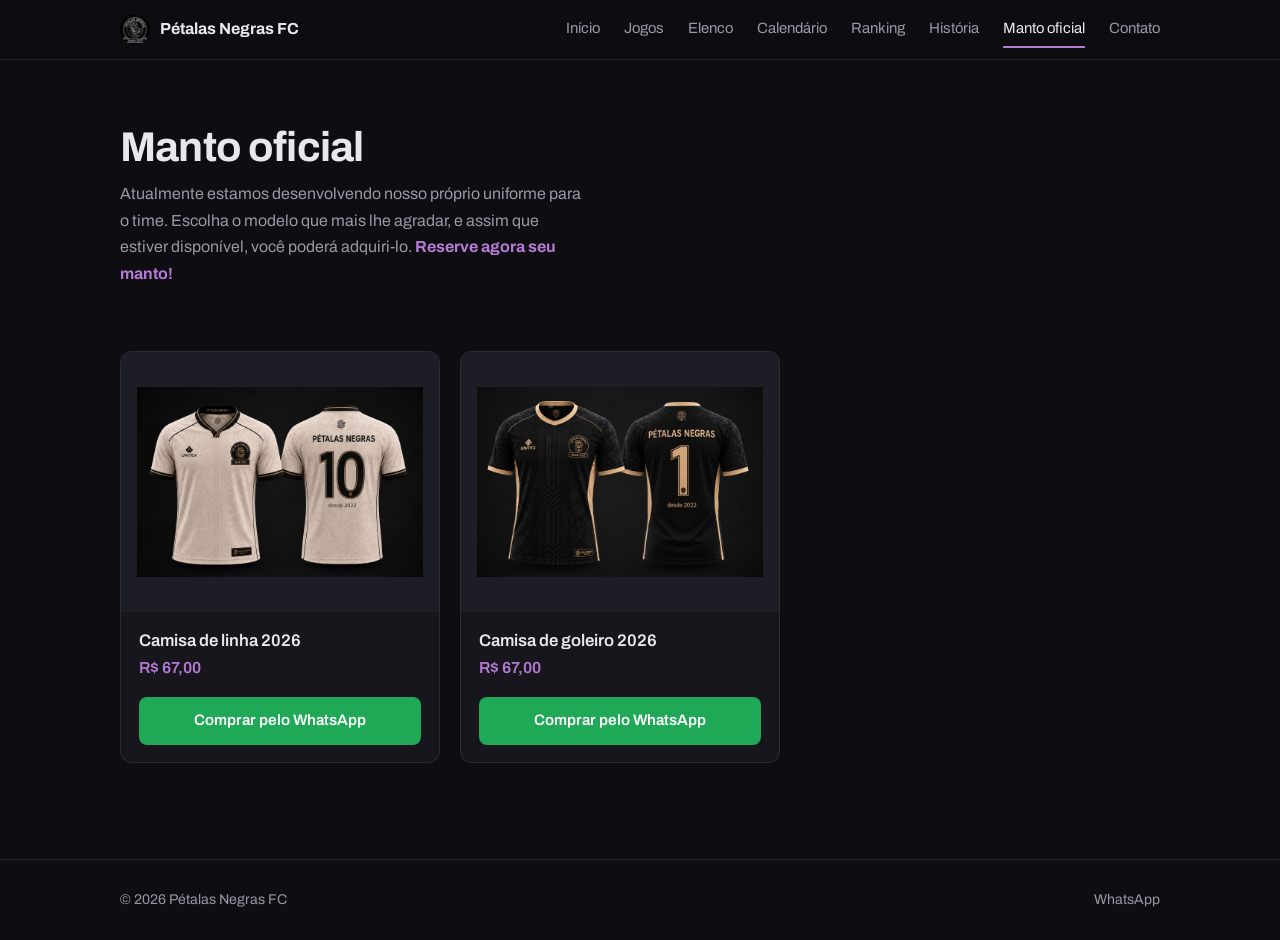
<file: loja.html>
<!DOCTYPE html>
<html lang="pt-BR">
<head>
  <meta charset="UTF-8">
  <meta name="viewport" content="width=device-width, initial-scale=1.0">
  <title>Manto oficial | Pétalas Negras FC</title>
  <meta name="description" content="Compre a camisa oficial do Pétalas Negras FC pelo WhatsApp.">
  <link rel="icon" type="image/jpeg" href="imagens/logo.jpeg">
  <link rel="preconnect" href="https://fonts.googleapis.com">
  <link rel="preconnect" href="https://fonts.gstatic.com" crossorigin>
  <link href="https://fonts.googleapis.com/css2?family=Archivo:wght@400;600;700&display=swap" rel="stylesheet">
  <link rel="stylesheet" href="css/estilo.css">
</head>
<body>
  <header class="site-header">
    <div class="container">
      <a class="marca" href="index.html">
        <img src="imagens/logo.jpeg" alt="" width="30" height="30" onerror="this.style.display='none'">
        Pétalas Negras FC
      </a>
      <button class="menu-botao" id="menuBotao" type="button" aria-label="Abrir menu" aria-expanded="false" aria-controls="menu">
        <svg viewBox="0 0 24 24" aria-hidden="true"><path d="M4 7h16M4 12h16M4 17h16"/></svg>
      </button>
      <nav class="menu" id="menu" aria-label="Principal">
        <ul>
          <li><a href="index.html">Início</a></li>
          <li><a href="jogos.html">Jogos</a></li>
          <li><a href="elenco.html">Elenco</a></li>
          <li><a href="calendario.html">Calendário</a></li>
          <li><a href="ranking.html">Ranking</a></li>
          <li><a href="historia.html">História</a></li>
          <li><a href="loja.html" aria-current="page">Manto oficial</a></li>
          <li><a href="contato.html">Contato</a></li>
        </ul>
      </nav>
    </div>
  </header>

  <main>
    <div class="topo-pagina">
      <div class="container">
        <h1>Manto oficial</h1>
        <p>Atualmente estamos desenvolvendo nosso próprio uniforme para o time. Escolha o modelo que mais lhe agradar, e assim que estiver disponível, você poderá adquiri-lo. <strong class="bold">Reserve agora seu manto!</strong></p>
      </div>
    </div>

    <section class="secao">
      <div class="container">
        <ul class="produtos">
        <li class="produto">
          <div class="produto-foto"><img src="imagens/uniforme/linha.jpeg" alt="Camisa de linha 2026" loading="lazy" onerror="this.onerror=null;this.src='imagens/placeholder.svg'"></div>
          <div class="produto-corpo">
            <h2>Camisa de linha 2026</h2>
            <p class="produto-preco">R$ 67,00</p>
            <a class="btn btn-wsp" href="https://wa.me/5511977890581?text=Ol%C3%A1%2C%20quero%20comprar%20a%20Camisa%20de%20Linha!" target="_blank" rel="noopener">Comprar pelo WhatsApp</a>
          </div>
        </li>
        <li class="produto">
          <div class="produto-foto"><img src="imagens/uniforme/goleiro.jpeg" alt="Camisa de goleiro 2026" loading="lazy" onerror="this.onerror=null;this.src='imagens/placeholder.svg'"></div>
          <div class="produto-corpo">
            <h2>Camisa de goleiro 2026</h2>
            <p class="produto-preco">R$ 67,00</p>
            <a class="btn btn-wsp" href="https://wa.me/5511977890581?text=Ol%C3%A1%2C%20quero%20comprar%20a%20Camisa%20de%20Goleiro!" target="_blank" rel="noopener">Comprar pelo WhatsApp</a>
          </div>
        </li>
        </ul>
      </div>
    </section>
  </main>

  <footer class="site-footer">
    <div class="container">
      <span>&copy; 2026 Pétalas Negras FC</span>
      <a href="https://wa.me/5511977890581" target="_blank" rel="noopener">WhatsApp</a>
    </div>
  </footer>

  <script src="js/menu.js"></script>
</body>
</html>
</file>
<file: css/estilo.css>
/* ==========================================================
   Pétalas Negras FC: estilo único do site (tema escuro)
   Para mudar as cores, edite as variáveis logo abaixo.
   ========================================================== */

:root {
  --fundo: #0e0e12;
  --superficie: #16161c;
  --superficie-2: #1d1d25;
  --borda: rgba(255, 255, 255, 0.09);
  --texto: #e9e7ee;
  --suave: #9a97a5;
  --roxo: #732d91;          /* cor do clube */
  --roxo-claro: #b57ad4;    /* roxo legível sobre fundo escuro */
  --verde-wsp: #1fa855;
  --largura: 1040px;
  --altura-header: 60px;
  --fonte: 'Archivo', system-ui, -apple-system, 'Segoe UI', sans-serif;
}

*, *::before, *::after { margin: 0; padding: 0; box-sizing: border-box; }

html { scroll-behavior: smooth; }

body {
  font-family: var(--fonte);
  font-size: 1rem;
  line-height: 1.65;
  color: var(--texto);
  background: var(--fundo);
  -webkit-font-smoothing: antialiased;
}

img { display: block; max-width: 100%; }
a { color: inherit; }

:focus-visible {
  outline: 2px solid var(--roxo-claro);
  outline-offset: 3px;
  border-radius: 4px;
}

.container {
  width: min(100% - 2.5rem, var(--largura));
  margin-inline: auto;
}

h1 {
  font-size: clamp(1.9rem, 4.5vw, 2.6rem);
  font-weight: 700;
  line-height: 1.15;
  letter-spacing: -0.02em;
}

h2 {
  font-size: 1.2rem;
  font-weight: 600;
  line-height: 1.3;
}

.suave { color: var(--suave); }

.bold { color: var(--roxo-claro); }

/* ---------- Cabeçalho ---------- */
.site-header {
  position: sticky;
  top: 0;
  z-index: 50;
  height: var(--altura-header);
  background: rgba(14, 14, 18, 0.88);
  backdrop-filter: blur(10px);
  -webkit-backdrop-filter: blur(10px);
  border-bottom: 1px solid var(--borda);
}

.site-header .container {
  height: 100%;
  display: flex;
  align-items: center;
  justify-content: space-between;
}

.marca {
  display: flex;
  align-items: center;
  gap: 0.65rem;
  font-weight: 700;
  text-decoration: none;
}

.marca img {
  width: 30px;
  height: 30px;
  border-radius: 50%;
  object-fit: cover;
  background: var(--superficie-2);
}

.menu ul {
  display: flex;
  gap: 1.5rem;
  list-style: none;
}

.menu a {
  display: block;
  padding: 0.35rem 0;
  font-size: 0.93rem;
  color: var(--suave);
  text-decoration: none;
  border-bottom: 2px solid transparent;
  transition: color 0.15s ease;
}

.menu a:hover { color: var(--texto); }

.menu a[aria-current='page'] {
  color: var(--texto);
  border-bottom-color: var(--roxo-claro);
}

.menu-botao {
  display: none;
  width: 40px;
  height: 40px;
  border: 1px solid var(--borda);
  border-radius: 8px;
  background: transparent;
  color: var(--texto);
  cursor: pointer;
}

.menu-botao svg {
  width: 20px;
  height: 20px;
  stroke: currentColor;
  stroke-width: 2;
  stroke-linecap: round;
  fill: none;
}

@media (max-width: 720px) {
  .menu-botao { display: grid; place-items: center; }

  .menu {
    display: none;
    position: absolute;
    top: var(--altura-header);
    left: 0;
    right: 0;
    padding: 0.5rem 1.25rem 1rem;
    background: var(--fundo);
    border-bottom: 1px solid var(--borda);
  }

  .menu.aberto { display: block; }
  .menu ul { flex-direction: column; gap: 0; }
  .menu a { padding: 0.75rem 0; font-size: 1rem; border-bottom: 0; }
  .menu a[aria-current='page'] { color: var(--roxo-claro); }
}

/* ---------- Botões ---------- */
.btn {
  display: inline-block;
  padding: 0.65rem 1.15rem;
  border: 1px solid transparent;
  border-radius: 8px;
  font-family: inherit;
  font-size: 0.95rem;
  font-weight: 600;
  text-decoration: none;
  cursor: pointer;
  transition: background-color 0.15s ease, border-color 0.15s ease;
}

.btn-roxo { background: var(--roxo); color: #fff; }
.btn-roxo:hover { background: #8a37ab; }

.btn-contorno { border-color: var(--borda); color: var(--texto); }
.btn-contorno:hover { border-color: var(--suave); }

.btn-wsp {
  display: block;
  text-align: center;
  background: var(--verde-wsp);
  color: #fff;
}
.btn-wsp:hover { background: #188a47; }

/* ---------- Estrutura ---------- */
.secao { padding-block: clamp(2.5rem, 6vw, 4rem); }

.topo-pagina {
  padding-block: clamp(2.5rem, 6vw, 4rem) 0;
}

.topo-pagina p {
  margin-top: 0.6rem;
  color: var(--suave);
  max-width: 52ch;
}

/* ---------- Início ---------- */
.hero {
  position: relative;
  min-height: min(62vh, 520px);
  display: flex;
  align-items: flex-end;
  background: var(--superficie);
  overflow: hidden;
}

/* Carrossel de fundo: três fotos que se alternam sozinhas (18s o ciclo completo) */
.hero-fotos img {
  position: absolute;
  inset: 0;
  width: 100%;
  height: 100%;
  object-fit: cover;
  opacity: 0;
  animation: carrossel 12s infinite;
}

.hero-fotos img:nth-child(1) { animation-delay: -0.7s; }
.hero-fotos img:nth-child(2) { animation-delay: 3.3s; }
.hero-fotos img:nth-child(3) { animation-delay: 7.3s; }

@keyframes carrossel {
  0%   { opacity: 0; }
  6%   { opacity: 0.55; }
  33%  { opacity: 0.55; }
  39%  { opacity: 0; }
  100% { opacity: 0; }
}

@media (prefers-reduced-motion: reduce) {
  .hero-fotos img { animation: none; }
  .hero-fotos img:first-child { opacity: 0.55; }
}

.hero::after {
  content: '';
  position: absolute;
  inset: 0;
  background: linear-gradient(to top, var(--fundo) 0%, rgba(14, 14, 18, 0.2) 70%);
}

.hero .container {
  position: relative;
  z-index: 1;
  padding-block: 2.5rem;
}

.hero p {
  margin-top: 0.6rem;
  color: var(--texto);
  opacity: 0.85;
  max-width: 44ch;
}

.hero-acoes {
  display: flex;
  flex-wrap: wrap;
  gap: 0.6rem;
  margin-top: 1.4rem;
}

.destaque-jogo {
  display: block;
  padding: 1.1rem 1.25rem;
  border: 1px solid var(--borda);
  border-radius: 12px;
  background: var(--superficie);
  text-decoration: none;
  transition: border-color 0.15s ease;
}

.destaque-jogo:hover { border-color: var(--roxo-claro); }

.destaque-jogo .rotulo {
  display: block;
  font-size: 0.85rem;
  color: var(--roxo-claro);
}

.destaque-jogo strong {
  display: block;
  font-size: 1.1rem;
  font-weight: 600;
}

.destaque-jogo .detalhe {
  font-size: 0.9rem;
  color: var(--suave);
}

.sobre p { max-width: 62ch; color: var(--suave); margin-top: 0.6rem; }
.sobre a { display: inline-block; margin-top: 0.9rem; color: var(--roxo-claro); font-weight: 600; text-decoration: none; }
.sobre a:hover { text-decoration: underline; }

/* ---------- Jogos ---------- */
.grupo-jogos + .grupo-jogos { margin-top: 2.5rem; }

.grupo-jogos h2 {
  margin-bottom: 0.75rem;
  font-size: 0.95rem;
  font-weight: 600;
  color: var(--suave);
}

.lista-jogos { list-style: none; display: grid; gap: 0.75rem; }

.jogo {
  display: grid;
  grid-template-columns: 64px 1fr auto;
  gap: 1rem;
  align-items: center;
  padding: 0.9rem 1.1rem 0.9rem 0.9rem;
  background: var(--superficie);
  border: 1px solid var(--borda);
  border-radius: 12px;
}

.jogo-data {
  text-align: center;
  line-height: 1.15;
  padding: 0.5rem 0;
  background: var(--superficie-2);
  border-radius: 8px;
}
.jogo-data strong { display: block; font-size: 1.3rem; font-weight: 700; }
.jogo-data span { font-size: 0.8rem; color: var(--suave); }

.jogo-confronto { font-weight: 600; }
.jogo-detalhe { display: block; font-size: 0.88rem; color: var(--suave); }

.selo {
  font-size: 0.8rem;
  padding: 0.15rem 0.6rem;
  border: 1px solid var(--borda);
  border-radius: 999px;
  color: var(--suave);
  white-space: nowrap;
}

.selo-proximo { color: var(--roxo-claro); border-color: var(--roxo-claro); }

.vazio {
  padding: 1rem 1.25rem;
  color: var(--suave);
  background: var(--superficie);
  border: 1px solid var(--borda);
  border-radius: 12px;
}

@media (max-width: 560px) {
  .jogo { grid-template-columns: 52px 1fr; }
  .selo { grid-column: 2; justify-self: start; }
}

/* ---------- Elenco ---------- */
.grupo-elenco + .grupo-elenco { margin-top: 2.5rem; }

.grupo-elenco h2 {
  margin-bottom: 1rem;
  font-size: 0.95rem;
  color: var(--suave);
}

.elenco-grade {
  list-style: none;
  display: grid;
  grid-template-columns: repeat(auto-fill, minmax(min(100%, 160px), 1fr));
  gap: 1rem;
}

/* No celular: sempre 2 cards por linha, sem estourar a tela */
@media (max-width: 480px) {
  .elenco-grade { grid-template-columns: repeat(2, minmax(0, 1fr)); gap: 0.75rem; }
}

.atleta {
  position: relative;
  container-type: inline-size; /* o bloco de estatísticas se adapta à largura do card */
  padding: 0.6rem 0.6rem 0.75rem;
  background: var(--superficie);
  border: 1px solid var(--borda);
  border-radius: 14px;
  transition: border-color 0.15s ease, transform 0.15s ease;
}

.atleta:hover {
  border-color: rgba(181, 122, 212, 0.45);
  transform: translateY(-2px);
}

.atleta img {
  width: 100%;
  aspect-ratio: 4 / 5;
  object-fit: cover;
  border-radius: 8px;
  background: var(--superficie-2);
}

.atleta-numero {
  position: absolute;
  top: 1.1rem;
  left: 1.1rem;
  min-width: 1.9rem;
  padding: 0.05rem 0.45rem;
  border-radius: 999px;
  background: rgba(14, 14, 18, 0.8);
  font-size: 0.8rem;
  font-weight: 600;
  text-align: center;
}

.atleta-nome { margin-top: 0.6rem; padding-inline: 0.25rem; font-size: 0.95rem; font-weight: 600; line-height: 1.3; }
.atleta-posicao { padding-inline: 0.25rem; font-size: 0.85rem; color: var(--suave); }

/* Estatísticas do jogador: jogos, gols e assistências */
.atleta-stats {
  list-style: none;
  display: grid;
  grid-template-columns: repeat(3, minmax(0, 1fr));
  margin: 0.7rem 0.1rem 0;
  padding: 0.5rem 0;
  background: var(--superficie-2);
  border: 1px solid var(--borda);
  border-radius: 10px;
  text-align: center;
}

.atleta-stats li { min-width: 0; padding-inline: 0.15rem; }
.atleta-stats li + li { border-left: 1px solid var(--borda); }

.atleta-stats strong {
  display: block;
  font-size: 1.15rem;
  font-weight: 700;
  line-height: 1.1;
  font-variant-numeric: tabular-nums;
  color: var(--roxo-claro);
}

.atleta-stats span {
  display: block;
  margin-top: 0.2rem;
  font-size: 0.7rem;
  line-height: 1.1;
  color: var(--suave);
  white-space: nowrap;
}

.atleta-link {
  display: block;
  text-decoration: none;
  color: inherit;
  height: 100%;
}

/* Zerado fica discreto: só o que tem número chama atenção */
.atleta-stats .zero strong { color: var(--suave); font-weight: 600; opacity: 0.65; }

/* Card estreito (celular): números e rótulos um pouco menores para caber */
@container (max-width: 140px) {
  .atleta-stats strong { font-size: 1.05rem; }
  .atleta-stats span { font-size: 0.64rem; }
}

/* ---------- História ---------- */
.historia {
  display: grid;
  grid-template-columns: 1fr 200px;
  gap: 3rem;
  align-items: start;
}

.historia-texto p { color: var(--suave); max-width: 62ch; }
.historia-texto p + p { margin-top: 1rem; }

.historia img {
  width: 100%;
  aspect-ratio: 1;
  object-fit: cover;
  padding: 0.5rem;
  background: var(--superficie);
  border-radius: 12px;
  border: 1px solid var(--borda);
}

@media (max-width: 720px) {
  .historia { grid-template-columns: 1fr; gap: 2rem; }
  .historia img { max-width: 160px; order: -1; }
}

/* ---------- Loja ---------- */
.produtos {
  list-style: none;
  display: grid;
  grid-template-columns: repeat(auto-fit, minmax(240px, 320px));
  gap: 1.25rem;
}

.produto {
  border: 1px solid var(--borda);
  border-radius: 12px;
  background: var(--superficie);
  overflow: hidden;
}

.produto-foto {
  display: grid;
  place-items: center;
  height: 260px;
  padding: 1rem;
  background: var(--superficie-2);
}

.produto-foto img { max-height: 100%; object-fit: contain; }

.produto-corpo { padding: 1.1rem; }
.produto-corpo h2 { font-size: 1.05rem; }
.produto-preco { margin: 0.2rem 0 1rem; color: var(--roxo-claro); font-weight: 600; }

/* ---------- Caixa (bloco de conteúdo) ---------- */
.caixa {
  padding: 1.4rem 1.5rem;
  background: var(--superficie);
  border: 1px solid var(--borda);
  border-radius: 12px;
}

.caixa h2 { margin-bottom: 0.5rem; }
.caixa p { color: var(--suave); max-width: 62ch; }
.caixa p + p { margin-top: 1rem; }

/* ---------- Contato ---------- */
.contato-grade {
  display: grid;
  grid-template-columns: 1.4fr 1fr;
  gap: 1rem;
  align-items: start;
}

.telefone {
  display: block;
  margin: 0.2rem 0 1.1rem;
  font-size: 1.3rem;
  font-weight: 700;
  text-decoration: none;
}

.telefone:hover { color: var(--roxo-claro); }

/* Coluna da direita: WhatsApp e e-mail empilhados */
.contato-lado { display: grid; gap: 1rem; }

.email {
  display: block;
  margin: 0.2rem 0 1.1rem;
  font-size: 1.05rem;
  font-weight: 700;
  text-decoration: none;
  overflow-wrap: anywhere; /* o endereço quebra em vez de estourar a tela no celular */
}

.email:hover { color: var(--roxo-claro); }

.btn-bloco { display: block; text-align: center; }

@media (max-width: 720px) {
  .contato-grade { grid-template-columns: 1fr; }
}

/* ---------- 404 ---------- */
.pagina-404 {
  min-height: calc(100vh - var(--altura-header));
  display: grid;
  place-content: center;
  text-align: center;
  padding: 2rem 1.25rem;
}

.pagina-404 p { margin: 0.5rem 0 1.5rem; color: var(--suave); }

/* ---------- Rodapé ---------- */
.site-footer {
  margin-top: 2rem;
  padding-block: 1.75rem;
  border-top: 1px solid var(--borda);
  font-size: 0.88rem;
  color: var(--suave);
}

.site-footer .container {
  display: flex;
  flex-wrap: wrap;
  justify-content: space-between;
  gap: 0.75rem 2rem;
}

.site-footer a { text-decoration: none; }
.site-footer a:hover { color: var(--texto); }

@media (prefers-reduced-motion: reduce) {
  html { scroll-behavior: auto; }
  * { transition: none !important; }
}

/* ---------- Página individual do Jogador ---------- */
.perfil-voltar {
  display: inline-flex;
  align-items: center;
  gap: 0.4rem;
  margin-bottom: 1.5rem;
  color: var(--roxo-claro);
  font-weight: 600;
  font-size: 0.95rem;
  text-decoration: none;
}
.perfil-voltar:hover {
  text-decoration: underline;
}

.perfil-card {
  display: grid;
  grid-template-columns: minmax(200px, 280px) 1fr;
  gap: 2rem;
  align-items: start;
}

.perfil-foto-wrapper {
  position: relative;
}

.perfil-foto {
  width: 100%;
  aspect-ratio: 4 / 5;
  object-fit: cover;
  border-radius: 14px;
  border: 1px solid var(--borda);
  background: var(--superficie-2);
}

.perfil-numero-destaque {
  position: absolute;
  top: 1rem;
  left: 1rem;
  padding: 0.1rem 0.6rem;
  border-radius: 999px;
  background: rgba(14, 14, 18, 0.85);
  border: 1px solid var(--borda);
  font-size: 0.9rem;
  font-weight: 700;
  color: var(--texto);
}

.perfil-info {
  display: flex;
  flex-direction: column;
  gap: 1.25rem;
}

.perfil-cabecalho h1 {
  margin-bottom: 0.2rem;
}

.perfil-posicao {
  font-size: 1.1rem;
  color: var(--suave);
}

.perfil-formacao {
  font-size: 0.95rem;
  color: var(--roxo-claro);
  margin-top: 0.2rem;
}

.perfil-stats-grid {
  display: grid;
  grid-template-columns: repeat(3, minmax(0, 1fr));
  gap: 0.75rem;
  max-width: 420px;
}

.perfil-stat-item {
  background: var(--superficie-2);
  border: 1px solid var(--borda);
  border-radius: 12px;
  padding: 1rem 0.75rem;
  text-align: center;
}

.perfil-stat-item strong {
  display: block;
  font-size: 1.8rem;
  font-weight: 700;
  line-height: 1;
  color: var(--roxo-claro);
}

.perfil-stat-item span {
  display: block;
  margin-top: 0.35rem;
  font-size: 0.8rem;
  color: var(--suave);
}

.perfil-stat-item.zero strong {
  color: var(--suave);
  opacity: 0.65;
  font-weight: 600;
}

@media (max-width: 680px) {
  .perfil-card {
    grid-template-columns: 1fr;
    gap: 1.5rem;
  }
  .perfil-foto {
    max-width: 240px;
  }
}

.fatos-grid {
  display: grid;
  grid-template-columns: repeat(auto-fit, minmax(110px, 1fr));
  gap: 1rem;
  margin: 1.25rem 0;
  padding: 1rem;
  background: rgba(255, 255, 255, 0.04);
  border-radius: 8px;
}
.fato-item {
  display: flex;
  flex-direction: column;
}
.fato-rotulo {
  font-size: 0.75rem;
  text-transform: uppercase;
  letter-spacing: 0.05em;
  opacity: 0.7;
  margin-bottom: 0.2rem;
}
.fato-valor {
  font-size: 1rem;
  font-weight: 600;
}
.bloco-titulos {
  margin-top: 1.25rem;
  padding: 1rem;
  background: rgba(255, 215, 0, 0.08);
  border-left: 3px solid #ffd700;
  border-radius: 4px;
}
.bloco-titulos h3 {
  font-size: 0.9rem;
  text-transform: uppercase;
  letter-spacing: 0.05em;
  margin: 0 0 0.3rem 0;
  color: #ffd700;
}
.bloco-titulos p {
  margin: 0;
  font-size: 0.95rem;
  line-height: 1.4;
}

/* ---------- Filtro de Posições ---------- */
.filtros-posicao {
  display: flex;
  flex-wrap: wrap;
  gap: 0.5rem;
  margin-top: 1.25rem;
}

.btn-filtro {
  padding: 0.45rem 0.9rem;
  border: 1px solid var(--borda);
  border-radius: 999px;
  background: var(--superficie);
  color: var(--suave);
  font-family: inherit;
  font-size: 0.88rem;
  font-weight: 600;
  cursor: pointer;
  transition: background-color 0.15s ease, border-color 0.15s ease, color 0.15s ease;
}

.btn-filtro:hover {
  color: var(--texto);
  border-color: var(--suave);
  background: var(--superficie-2);
}

.btn-filtro.ativo {
  background: var(--roxo);
  border-color: var(--roxo-claro);
  color: #fff;
}

.grupo-elenco.escondido {
  display: none;
}

a.jogo-confronto { text-decoration: none; }
a.jogo-confronto:hover { color: var(--roxo-claro); }

/* JOGO-LINK:INICIO */
/* Cartão de jogo inteiro clicável (acrescentado por atualizar_jogos.py) */
a.jogo {
  text-decoration: none;
  color: inherit;
  transition: border-color 0.15s ease, transform 0.15s ease;
}
a.jogo:hover { border-color: rgba(181, 122, 212, 0.55); transform: translateY(-1px); }
a.jogo:focus-visible { border-radius: 12px; }
/* JOGO-LINK:FIM */

/* ==========================================
   CALENDÁRIO 100% RESPONSIVO (SEM SCROLL LATERAL)
   ========================================== */

.calendario-legenda {
  display: flex;
  justify-content: space-between;
  align-items: center;
  flex-wrap: wrap;
  gap: 0.75rem;
  margin-bottom: 1rem;
}

.legenda-itens {
  display: flex;
  gap: 0.75rem;
}

.item-legenda {
  display: flex;
  align-items: center;
  gap: 0.35rem;
  font-size: 0.8rem;
}

.item-legenda::before {
  content: "";
  display: inline-block;
  width: 10px;
  height: 10px;
  border-radius: 2px;
}

.item-legenda.evento-jogo::before { background-color: #6d28d9; }
.item-legenda.evento-treino::before { background-color: #2563eb; }

/* Grade compacta garantindo 7 colunas exatas na tela */
.grade-calendario {
  display: grid;
  grid-template-columns: repeat(7, minmax(0, 1fr));
  gap: 1px;
  background-color: #27272a;
  border: 1px solid #27272a;
  border-radius: 6px;
  width: 100%;
  box-sizing: border-box;
  overflow: hidden;
}

.dia-semana {
  background-color: #18181b;
  color: #a1a1aa;
  padding: 0.4rem 0.1rem;
  text-align: center;
  font-weight: 700;
  font-size: 0.65rem;
  text-transform: uppercase;
}

.dia-celula {
  background-color: #09090b;
  min-height: 60px;
  max-height: 85px;
  padding: 0.2rem;
  display: flex;
  flex-direction: column;
  gap: 0.15rem;
  overflow: hidden;
  box-sizing: border-box;
}

.dia-celula.outro-mes {
  opacity: 0.2;
  background-color: #121215;
}

.num-dia {
  font-weight: 600;
  font-size: 0.7rem;
  color: #e4e4e7;
}

/* Eventos adaptados para não estourarem a célula */
.evento {
  font-size: 0.55rem;
  padding: 0.1rem 0.2rem;
  border-radius: 2px;
  color: #ffffff;
  line-height: 1.1;
  word-break: break-all;
  overflow: hidden;
  text-overflow: ellipsis;
  display: -webkit-box;
  -webkit-line-clamp: 3;
  -webkit-box-orient: vertical;
}

.evento strong {
  font-size: 0.55rem;
  display: block;
}

.evento-jogo {
  background-color: #6d28d9;
  border-left: 2px solid #a855f7;
}

.evento-treino {
  background-color: #2563eb;
  border-left: 2px solid #60a5fa;
}

/* Ajustes automáticos para Telas Maiores (Tablets e Desktops) */
@media (min-width: 640px) {
  .dia-semana {
    padding: 0.75rem 0.5rem;
    font-size: 0.875rem;
  }
  .dia-celula {
    min-height: 100px;
    max-height: none;
    padding: 0.5rem;
  }
  .num-dia {
    font-size: 0.875rem;
  }
  .evento {
    font-size: 0.75rem;
    padding: 0.25rem 0.4rem;
    -webkit-line-clamp: unset;
  }
  .evento strong {
    font-size: 0.75rem;
    display: inline;
  }
}


/* ==========================================
   ESTILOS MODERNOS DE RANKING & CARDS
   ========================================== */

.secao-ranking-bloco {
  margin-top: 2rem;
}

.bloco-titulo {
  display: flex;
  align-items: center;
  gap: 0.6rem;
  margin-bottom: 1rem;
}

.bloco-titulo h2 {
  font-size: 1.25rem;
  font-weight: 700;
  color: var(--texto);
}

.icone-ranking {
  font-size: 1.3rem;
}

.ranking-cards-lista {
  display: flex;
  flex-direction: column;
  gap: 0.6rem;
}

/* Divisor com subtítulo para os grupos de empate */
.ranking-divisor-grupo {
  padding: 0.4rem 0.25rem;
  font-size: 0.78rem;
  font-weight: 700;
  color: var(--roxo-claro);
  text-transform: uppercase;
  letter-spacing: 0.05em;
  border-bottom: 1px solid var(--borda);
  margin-top: 0.5rem;
}

.ranking-divisor-grupo:first-child {
  margin-top: 0;
}

/* Card Inteiro Clicável do Jogador */
a.ranking-card-item {
  display: flex;
  align-items: center;
  justify-content: space-between;
  padding: 0.75rem 1rem;
  background: var(--superficie);
  border: 1px solid var(--borda);
  border-radius: 12px;
  text-decoration: none;
  color: var(--texto);
  transition: transform 0.15s ease, border-color 0.15s ease, background-color 0.15s ease;
}

a.ranking-card-item:hover {
  transform: translateY(-2px);
  border-color: rgba(181, 122, 212, 0.45);
  background: var(--superficie-2);
}

.ranking-card-esquerda {
  display: flex;
  align-items: center;
  gap: 0.85rem;
  min-width: 0;
}

.ranking-posicao {
  font-size: 0.95rem;
  font-weight: 700;
  color: var(--roxo-claro);
  width: 28px;
  text-align: center;
  flex-shrink: 0;
}

.ranking-foto-mini {
  width: 42px;
  height: 42px;
  border-radius: 50%;
  object-fit: cover;
  background: var(--superficie-2);
  border: 1px solid var(--borda);
  flex-shrink: 0;
}

.ranking-info-atleta {
  display: flex;
  flex-direction: column;
  min-width: 0;
}

.ranking-nome-linha {
  display: flex;
  align-items: center;
  gap: 0.4rem;
}

.ranking-nome-linha strong {
  font-size: 0.95rem;
  font-weight: 600;
  white-space: nowrap;
  overflow: hidden;
  text-overflow: ellipsis;
}

.ranking-posicao-sub {
  font-size: 0.8rem;
  color: var(--suave);
}

.ranking-stat-valor {
  font-size: 1.2rem;
  font-weight: 700;
  color: var(--roxo-claro);
  font-variant-numeric: tabular-nums;
  margin-left: 0.5rem;
  flex-shrink: 0;
}
</file>
